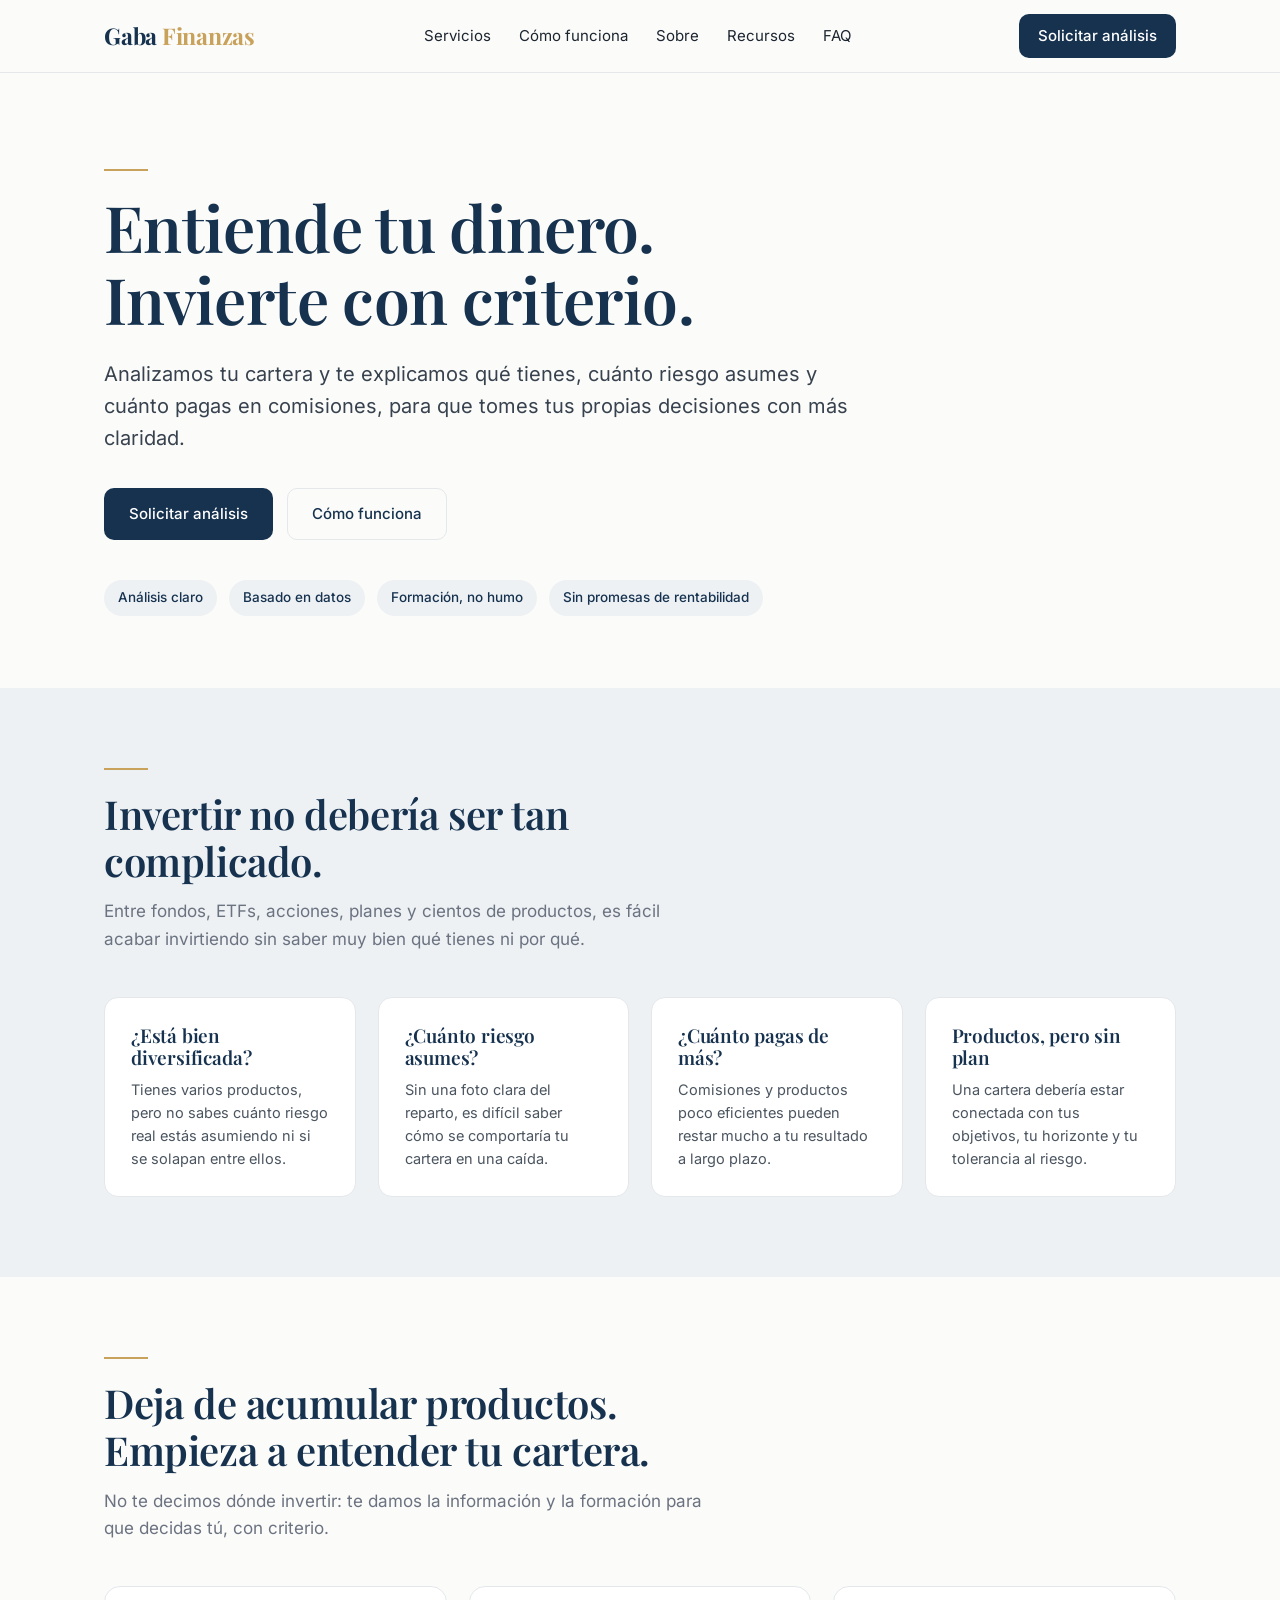
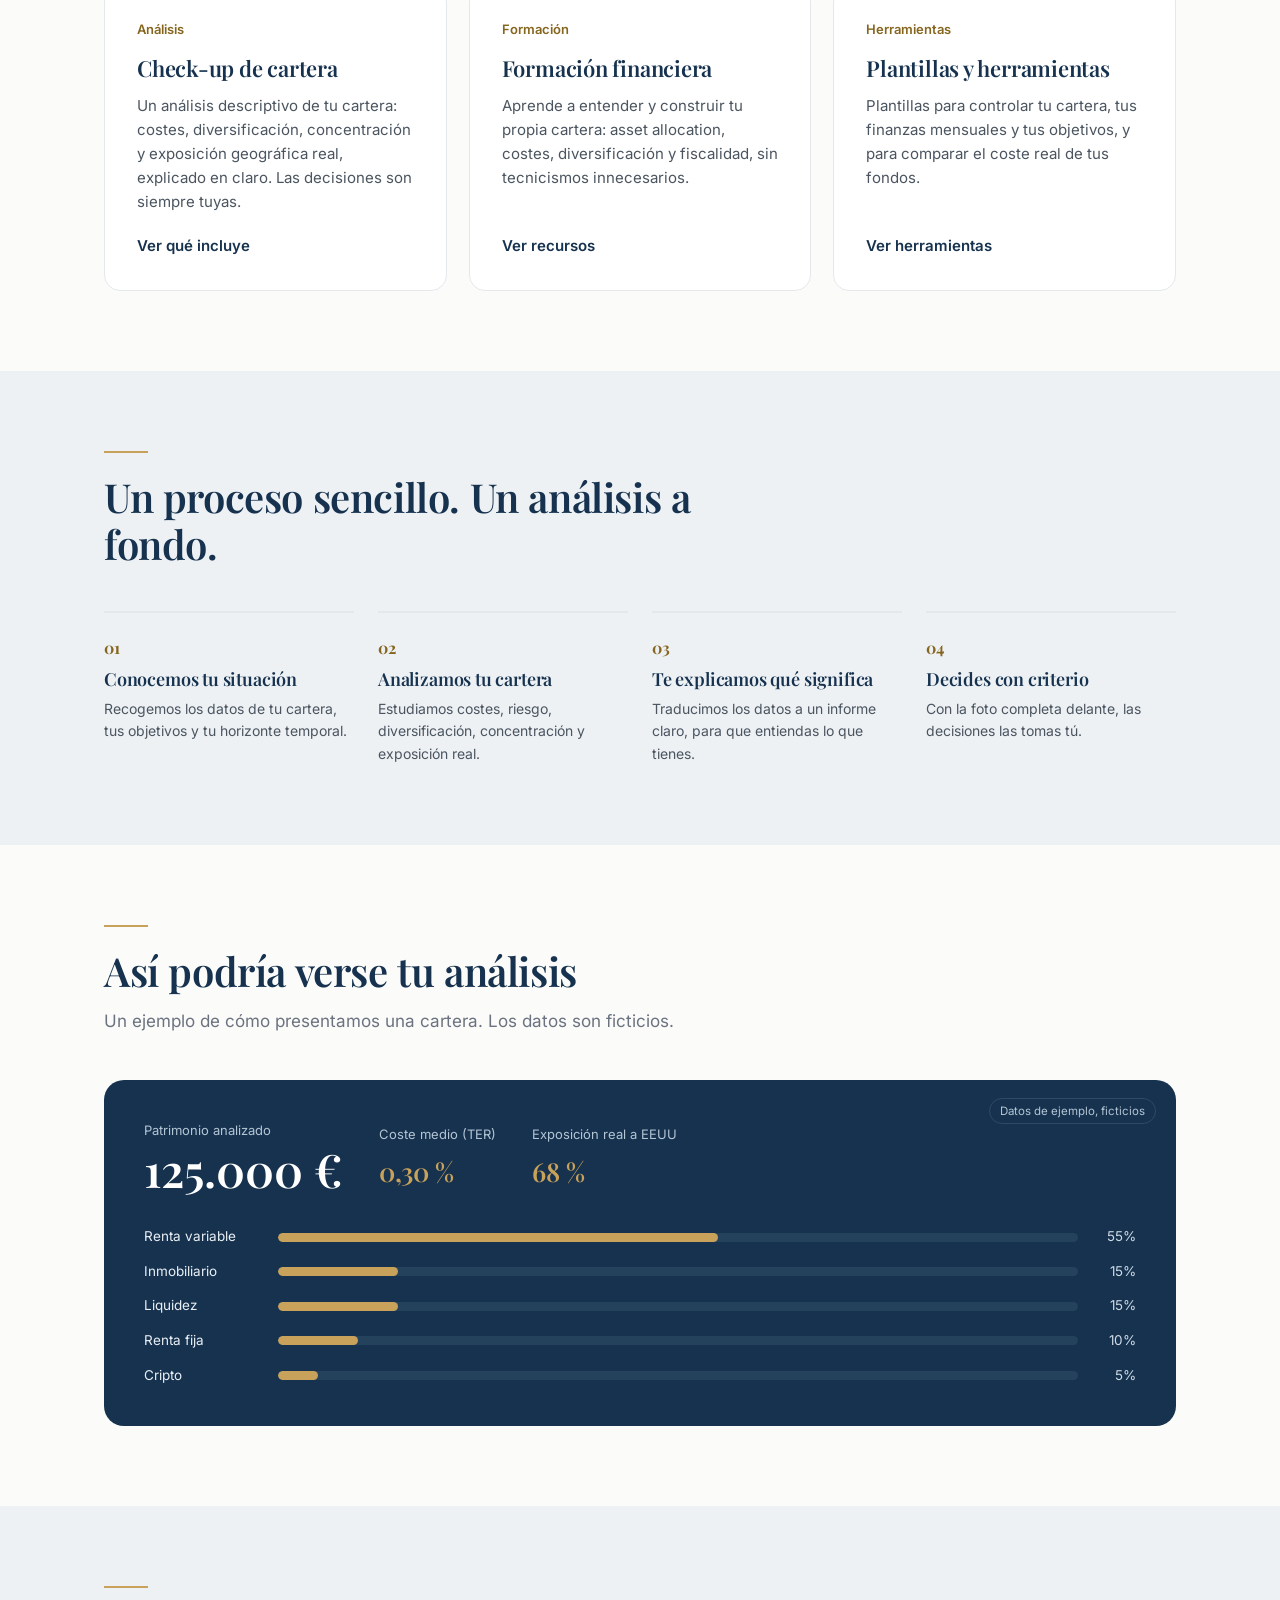
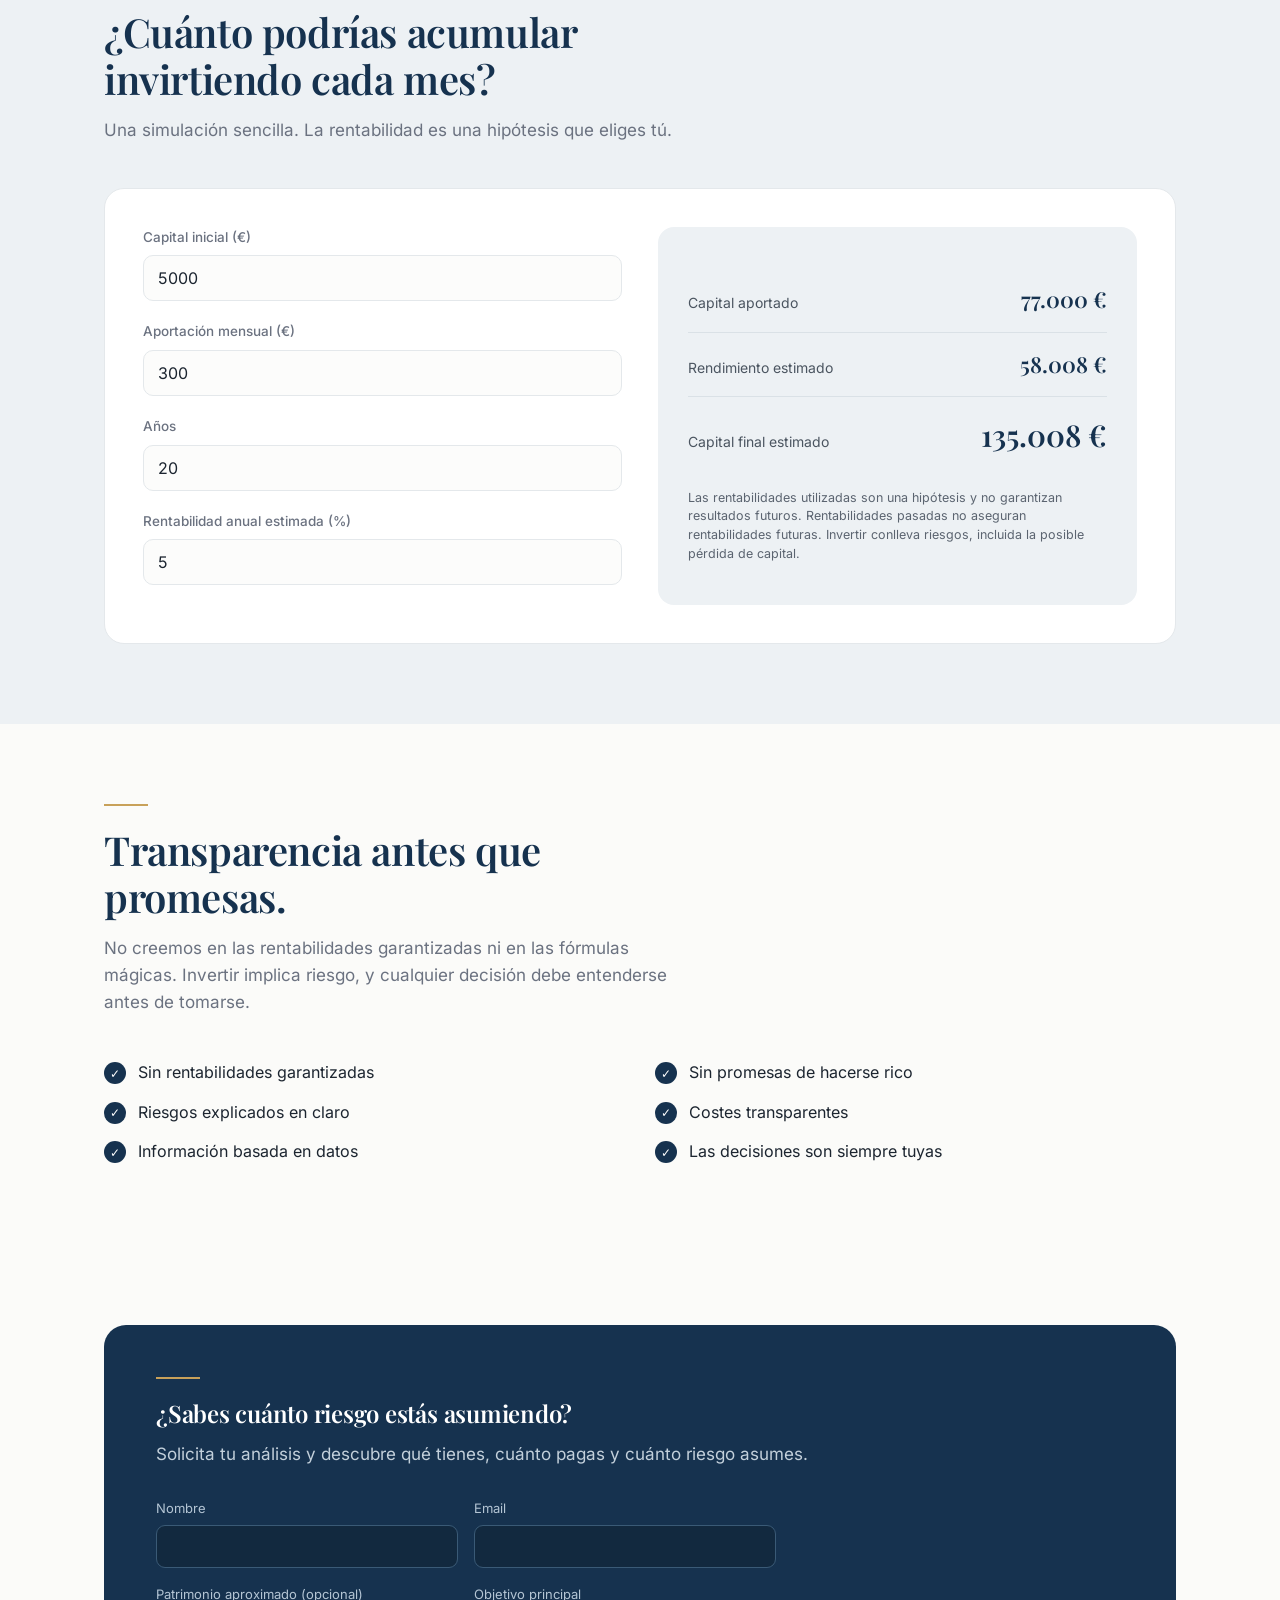
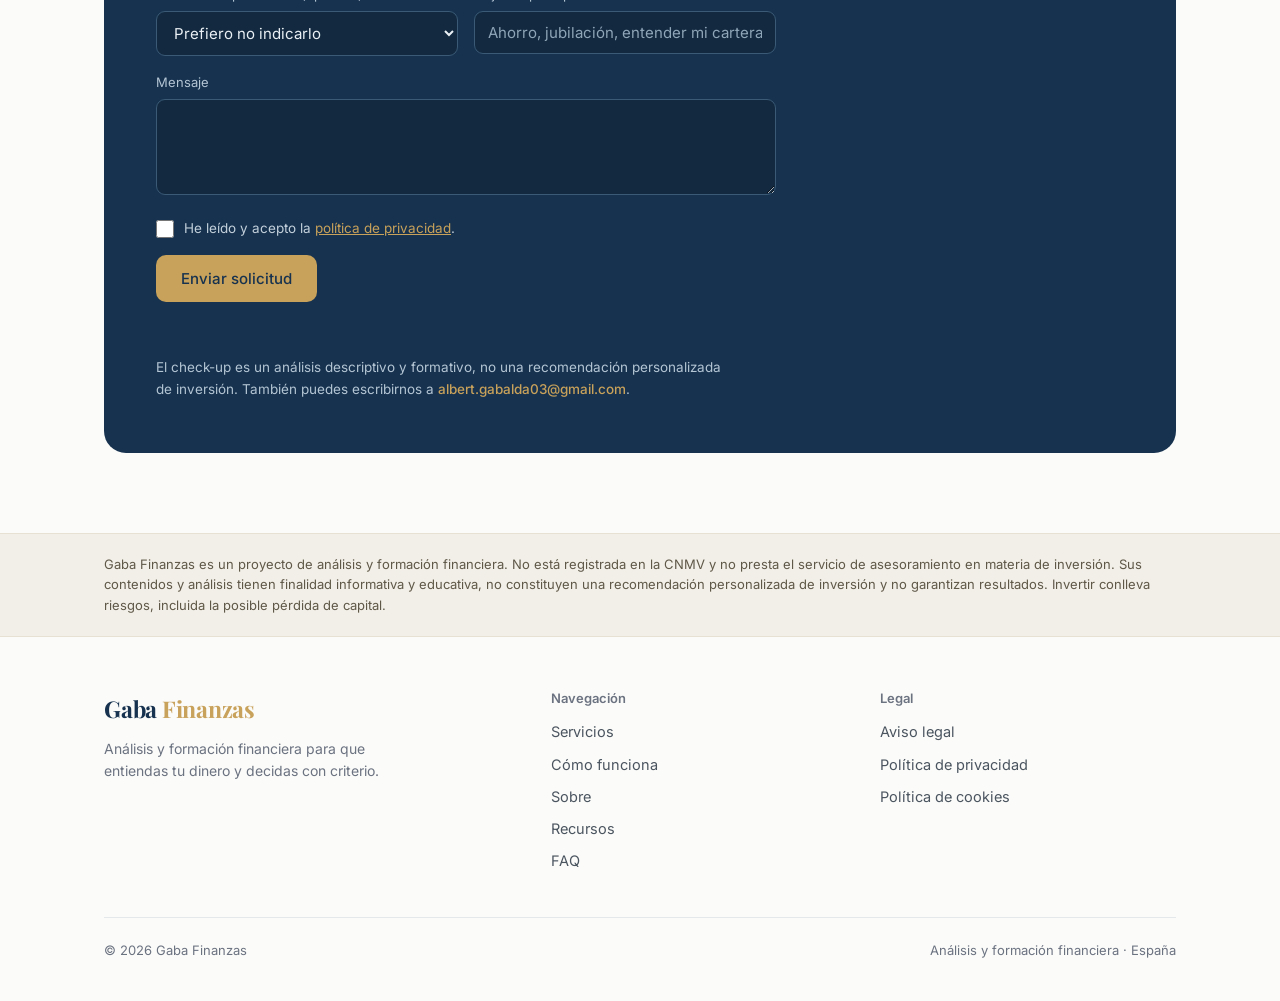
<file: index.html>
<!DOCTYPE html>
<html lang="es">
<head>
<meta charset="UTF-8">
<meta name="viewport" content="width=device-width, initial-scale=1.0">
<title>Gaba Finanzas | Análisis y formación financiera</title>
<meta name="description" content="Analiza tus inversiones, entiende la estructura de tu cartera y toma decisiones con más criterio. Análisis claro y formación financiera basada en datos.">
<link rel="canonical" href="https://www.gabafinanzas.com/">
<meta property="og:type" content="website">
<meta property="og:site_name" content="Gaba Finanzas">
<meta property="og:locale" content="es_ES">
<meta property="og:url" content="https://www.gabafinanzas.com/">
<meta property="og:title" content="Gaba Finanzas | Análisis y formación financiera">
<meta property="og:description" content="Entiende tu cartera: costes, diversificación, riesgo y exposición, explicado en claro. Formación financiera basada en datos.">
<meta property="og:image" content="https://www.gabafinanzas.com/assets/img/og-image.png">
<meta property="og:image:width" content="1200">
<meta property="og:image:height" content="630">
<meta name="twitter:card" content="summary_large_image">
<meta name="theme-color" content="#16324F">
<link rel="icon" href="favicon.ico" sizes="32x32">
<link rel="icon" href="assets/img/favicon.svg" type="image/svg+xml">
<link rel="apple-touch-icon" href="assets/img/apple-touch-icon.png">
<link rel="preload" href="assets/fonts/inter-latin-wght-normal.woff2" as="font" type="font/woff2" crossorigin>
<link rel="preload" href="assets/fonts/playfair-display-latin-wght-normal.woff2" as="font" type="font/woff2" crossorigin>
<link rel="stylesheet" href="assets/css/site.css">
<script>document.documentElement.className+=' js'</script>
<script type="application/ld+json">{"@context": "https://schema.org", "@graph": [{"@type": "WebSite", "@id": "https://www.gabafinanzas.com/#website", "url": "https://www.gabafinanzas.com/", "name": "Gaba Finanzas", "description": "Analiza tus inversiones, entiende la estructura de tu cartera y toma decisiones con más criterio. Análisis claro y formación financiera basada en datos.", "inLanguage": "es-ES", "publisher": {"@id": "https://www.gabafinanzas.com/#org"}}, {"@type": "Organization", "@id": "https://www.gabafinanzas.com/#org", "name": "Gaba Finanzas", "url": "https://www.gabafinanzas.com/", "logo": "https://www.gabafinanzas.com/assets/img/icon-512.png", "founder": {"@type": "Person", "name": "Albert Gabaldà Rodríguez", "url": "https://www.gabafinanzas.com/sobre.html"}}]}</script>
</head>
<body class="home">
<a class="skip" href="#contenido">Saltar al contenido</a>
<header id="hdr">
  <div class="wrap nav">
    <a class="logo" href="index.html" aria-label="Gaba Finanzas, inicio"><b>Gaba</b> <span>Finanzas</span></a>
    <nav class="navlinks" aria-label="Principal">
      <a href="servicios.html">Servicios</a>
      <a href="#como-funciona">Cómo funciona</a>
      <a href="sobre.html">Sobre</a>
      <a href="recursos.html">Recursos</a>
      <a href="faq.html">FAQ</a>
    </nav>
    <a class="btn btn-primary" href="#contacto">Solicitar análisis</a>
    <button class="hamb" id="hamb" type="button" aria-label="Abrir menú" aria-expanded="false" aria-controls="mobile">
      <span></span><span></span><span></span>
    </button>
  </div>
  <nav class="mobile" id="mobile" aria-label="Menú móvil">
    <a href="servicios.html">Servicios</a>
    <a href="#como-funciona">Cómo funciona</a>
    <a href="sobre.html">Sobre</a>
    <a href="recursos.html">Recursos</a>
    <a href="faq.html">FAQ</a>
    <a class="cta" href="#contacto">Solicitar análisis</a>
  </nav>
</header>

<main id="contenido">
<!-- HERO -->
  <section class="hero" id="inicio">
    <div class="wrap">
      <hr class="rule">
      <h1>Entiende tu dinero. Invierte con criterio.</h1>
      <p class="lead">Analizamos tu cartera y te explicamos qué tienes, cuánto riesgo asumes y cuánto pagas en comisiones, para que tomes tus propias decisiones con más claridad.</p>
      <div class="hero-btns">
        <a class="btn btn-primary" href="#contacto">Solicitar análisis</a>
        <a class="btn btn-ghost" href="#como-funciona">Cómo funciona</a>
      </div>
      <ul class="trust">
        <li>Análisis claro</li>
        <li>Basado en datos</li>
        <li>Formación, no humo</li>
        <li>Sin promesas de rentabilidad</li>
      </ul>
    </div>
  </section>

  <!-- PROBLEMA -->
  <section class="band" id="problema">
    <div class="wrap">
      <div class="sec-head reveal">
        <hr class="rule">
        <h2>Invertir no debería ser tan complicado.</h2>
        <p>Entre fondos, ETFs, acciones, planes y cientos de productos, es fácil acabar invirtiendo sin saber muy bien qué tienes ni por qué.</p>
      </div>
      <div class="grid cols-4">
        <div class="card reveal"><h3>¿Está bien diversificada?</h3><p>Tienes varios productos, pero no sabes cuánto riesgo real estás asumiendo ni si se solapan entre ellos.</p></div>
        <div class="card reveal"><h3>¿Cuánto riesgo asumes?</h3><p>Sin una foto clara del reparto, es difícil saber cómo se comportaría tu cartera en una caída.</p></div>
        <div class="card reveal"><h3>¿Cuánto pagas de más?</h3><p>Comisiones y productos poco eficientes pueden restar mucho a tu resultado a largo plazo.</p></div>
        <div class="card reveal"><h3>Productos, pero sin plan</h3><p>Una cartera debería estar conectada con tus objetivos, tu horizonte y tu tolerancia al riesgo.</p></div>
      </div>
    </div>
  </section>

  <!-- SERVICIOS -->
  <section id="servicios">
    <div class="wrap">
      <div class="sec-head reveal">
        <hr class="rule">
        <h2>Deja de acumular productos. Empieza a entender tu cartera.</h2>
        <p>No te decimos dónde invertir: te damos la información y la formación para que decidas tú, con criterio.</p>
      </div>
      <div class="grid cols-3">
        <div class="svc reveal">
          <span class="tag">Análisis</span>
          <h3>Check-up de cartera</h3>
          <p>Un análisis descriptivo de tu cartera: costes, diversificación, concentración y exposición geográfica real, explicado en claro. Las decisiones son siempre tuyas.</p>
          <a href="servicios.html">Ver qué incluye</a>
        </div>
        <div class="svc reveal">
          <span class="tag">Formación</span>
          <h3>Formación financiera</h3>
          <p>Aprende a entender y construir tu propia cartera: asset allocation, costes, diversificación y fiscalidad, sin tecnicismos innecesarios.</p>
          <a href="recursos.html">Ver recursos</a>
        </div>
        <div class="svc reveal">
          <span class="tag">Herramientas</span>
          <h3>Plantillas y herramientas</h3>
          <p>Plantillas para controlar tu cartera, tus finanzas mensuales y tus objetivos, y para comparar el coste real de tus fondos.</p>
          <a href="recursos.html">Ver herramientas</a>
        </div>
      </div>
    </div>
  </section>

  <!-- COMO FUNCIONA -->
  <section class="band" id="como-funciona">
    <div class="wrap">
      <div class="sec-head reveal">
        <hr class="rule">
        <h2>Un proceso sencillo. Un análisis a fondo.</h2>
      </div>
      <div class="steps">
        <div class="step reveal"><div class="n">01</div><h3>Conocemos tu situación</h3><p>Recogemos los datos de tu cartera, tus objetivos y tu horizonte temporal.</p></div>
        <div class="step reveal"><div class="n">02</div><h3>Analizamos tu cartera</h3><p>Estudiamos costes, riesgo, diversificación, concentración y exposición real.</p></div>
        <div class="step reveal"><div class="n">03</div><h3>Te explicamos qué significa</h3><p>Traducimos los datos a un informe claro, para que entiendas lo que tienes.</p></div>
        <div class="step reveal"><div class="n">04</div><h3>Decides con criterio</h3><p>Con la foto completa delante, las decisiones las tomas tú.</p></div>
      </div>
    </div>
  </section>

  <!-- EJEMPLO -->
  <section id="ejemplo">
    <div class="wrap">
      <div class="sec-head reveal">
        <hr class="rule">
        <h2>Así podría verse tu análisis</h2>
        <p>Un ejemplo de cómo presentamos una cartera. Los datos son ficticios.</p>
      </div>
      <div class="dash reveal" id="dash">
        <span class="ficticio">Datos de ejemplo, ficticios</span>
        <div class="dash-top">
          <div>
            <div class="dash-label">Patrimonio analizado</div>
            <div class="dash-big">125.000&nbsp;€</div>
          </div>
          <div class="dash-metric">
            <div class="dash-label">Coste medio (TER)</div>
            <div class="v">0,30&nbsp;%</div>
          </div>
          <div class="dash-metric">
            <div class="dash-label">Exposición real a EEUU</div>
            <div class="v">68&nbsp;%</div>
          </div>
        </div>
        <div class="alloc" id="alloc">
          <div class="alloc-row"><span>Renta variable</span><div class="bar"><i style="width:55%"></i></div><span class="pct">55%</span></div>
          <div class="alloc-row"><span>Inmobiliario</span><div class="bar"><i style="width:15%"></i></div><span class="pct">15%</span></div>
          <div class="alloc-row"><span>Liquidez</span><div class="bar"><i style="width:15%"></i></div><span class="pct">15%</span></div>
          <div class="alloc-row"><span>Renta fija</span><div class="bar"><i style="width:10%"></i></div><span class="pct">10%</span></div>
          <div class="alloc-row"><span>Cripto</span><div class="bar"><i style="width:5%"></i></div><span class="pct">5%</span></div>
        </div>
      </div>
    </div>
  </section>

  <!-- CALCULADORA -->
  <section class="band" id="calculadora">
    <div class="wrap">
      <div class="sec-head reveal">
        <hr class="rule">
        <h2>¿Cuánto podrías acumular invirtiendo cada mes?</h2>
        <p>Una simulación sencilla. La rentabilidad es una hipótesis que eliges tú.</p>
      </div>
      <div class="calc reveal">
        <div>
          <div class="field"><label for="ci">Capital inicial (€)</label><input id="ci" type="number" inputmode="decimal" value="5000" min="0" step="100"></div>
          <div class="field"><label for="ap">Aportación mensual (€)</label><input id="ap" type="number" inputmode="decimal" value="300" min="0" step="10"></div>
          <div class="field"><label for="an">Años</label><input id="an" type="number" inputmode="numeric" value="20" min="1" max="60"></div>
          <div class="field"><label for="re">Rentabilidad anual estimada (%)</label><input id="re" type="number" inputmode="decimal" value="5" min="-50" max="50" step="0.1"></div>
        </div>
        <div class="calc-out" aria-live="polite">
          <div class="out-row"><span class="lbl">Capital aportado</span><span class="val" id="o-ap">—</span></div>
          <div class="out-row"><span class="lbl">Rendimiento estimado</span><span class="val" id="o-re">—</span></div>
          <div class="out-row total"><span class="lbl">Capital final estimado</span><span class="val" id="o-to">—</span></div>
          <p class="warn">Las rentabilidades utilizadas son una hipótesis y no garantizan resultados futuros. Rentabilidades pasadas no aseguran rentabilidades futuras. Invertir conlleva riesgos, incluida la posible pérdida de capital.</p>
        </div>
      </div>
    </div>
  </section>

  <!-- TRANSPARENCIA -->
  <section id="transparencia">
    <div class="wrap">
      <div class="sec-head reveal">
        <hr class="rule">
        <h2>Transparencia antes que promesas.</h2>
        <p>No creemos en las rentabilidades garantizadas ni en las fórmulas mágicas. Invertir implica riesgo, y cualquier decisión debe entenderse antes de tomarse.</p>
      </div>
      <ul class="trans-list reveal">
        <li><span class="check" aria-hidden="true">✓</span> Sin rentabilidades garantizadas</li>
        <li><span class="check" aria-hidden="true">✓</span> Sin promesas de hacerse rico</li>
        <li><span class="check" aria-hidden="true">✓</span> Riesgos explicados en claro</li>
        <li><span class="check" aria-hidden="true">✓</span> Costes transparentes</li>
        <li><span class="check" aria-hidden="true">✓</span> Información basada en datos</li>
        <li><span class="check" aria-hidden="true">✓</span> Las decisiones son siempre tuyas</li>
      </ul>
    </div>
  </section>

  <!-- CONTACTO -->
  <section id="contacto">
    <div class="wrap">
      <div class="contact reveal">
        <hr class="rule">
        <h2>¿Sabes cuánto riesgo estás asumiendo?</h2>
        <p class="lead">Solicita tu análisis y descubre qué tienes, cuánto pagas y cuánto riesgo asumes.</p>
        <form class="form" id="contact-form" method="post" action="#contacto">
          <div><label for="f-nom">Nombre</label><input id="f-nom" name="nombre" autocomplete="name" required></div>
          <div><label for="f-mail">Email</label><input id="f-mail" name="email" type="email" autocomplete="email" required></div>
          <div><label for="f-pat">Patrimonio aproximado (opcional)</label>
            <select id="f-pat" name="patrimonio">
              <option>Prefiero no indicarlo</option>
              <option>Menos de 25.000 €</option>
              <option>25.000 – 100.000 €</option>
              <option>100.000 – 300.000 €</option>
              <option>Más de 300.000 €</option>
            </select>
          </div>
          <div><label for="f-obj">Objetivo principal</label><input id="f-obj" name="objetivo" placeholder="Ahorro, jubilación, entender mi cartera…"></div>
          <div class="full"><label for="f-msg">Mensaje</label><textarea id="f-msg" name="mensaje"></textarea></div>
          <div class="hp" aria-hidden="true"><label for="f-web">No rellenar</label><input id="f-web" name="_gotcha" tabindex="-1" autocomplete="off"></div>
          <label class="full consent" for="f-ok"><input id="f-ok" name="consentimiento" type="checkbox" value="sí" required>
            <span>He leído y acepto la <a href="privacidad.html">política de privacidad</a>.</span></label>
          <div class="full"><button class="btn btn-gold" type="submit">Enviar solicitud</button></div>
          <p class="full form-status" id="form-status" role="status" aria-live="polite"></p>
        </form>
        <p class="aside">El check-up es un análisis descriptivo y formativo, no una recomendación personalizada de inversión. También puedes escribirnos a <a id="mail-link" href="aviso-legal.html">nuestro correo</a>.</p>
        <!-- PENDIENTE: enlace a Instagram cuando exista el perfil definitivo. -->
      </div>
    </div>
  </section>
</main>

<div class="disclaimer">
  <div class="wrap"><p>Gaba Finanzas es un proyecto de análisis y formación financiera. No está registrada en la CNMV y no presta el servicio de asesoramiento en materia de inversión. Sus contenidos y análisis tienen finalidad informativa y educativa, no constituyen una recomendación personalizada de inversión y no garantizan resultados. Invertir conlleva riesgos, incluida la posible pérdida de capital.</p></div>
</div>

<footer>
  <div class="wrap">
    <div class="foot">
      <div class="brand">
        <a class="logo" href="index.html"><b>Gaba</b> <span>Finanzas</span></a>
        <p>Análisis y formación financiera para que entiendas tu dinero y decidas con criterio.</p>
      </div>
      <nav aria-label="Pie: navegación">
        <h2>Navegación</h2>
        <a href="servicios.html">Servicios</a>
        <a href="#como-funciona">Cómo funciona</a>
        <a href="sobre.html">Sobre</a>
        <a href="recursos.html">Recursos</a>
        <a href="faq.html">FAQ</a>
      </nav>
      <nav aria-label="Pie: legal">
        <h2>Legal</h2>
        <a href="aviso-legal.html">Aviso legal</a>
        <a href="privacidad.html">Política de privacidad</a>
        <a href="cookies.html">Política de cookies</a>
        <button class="linklike" type="button" data-cookie-settings>Configurar cookies</button>
      </nav>
    </div>
    <div class="foot-bottom">
      <span>© 2026 Gaba Finanzas</span>
      <span>Análisis y formación financiera · España</span>
    </div>
  </div>
</footer>

<script src="assets/js/site.js" defer></script>
</body>
</html>
</file>
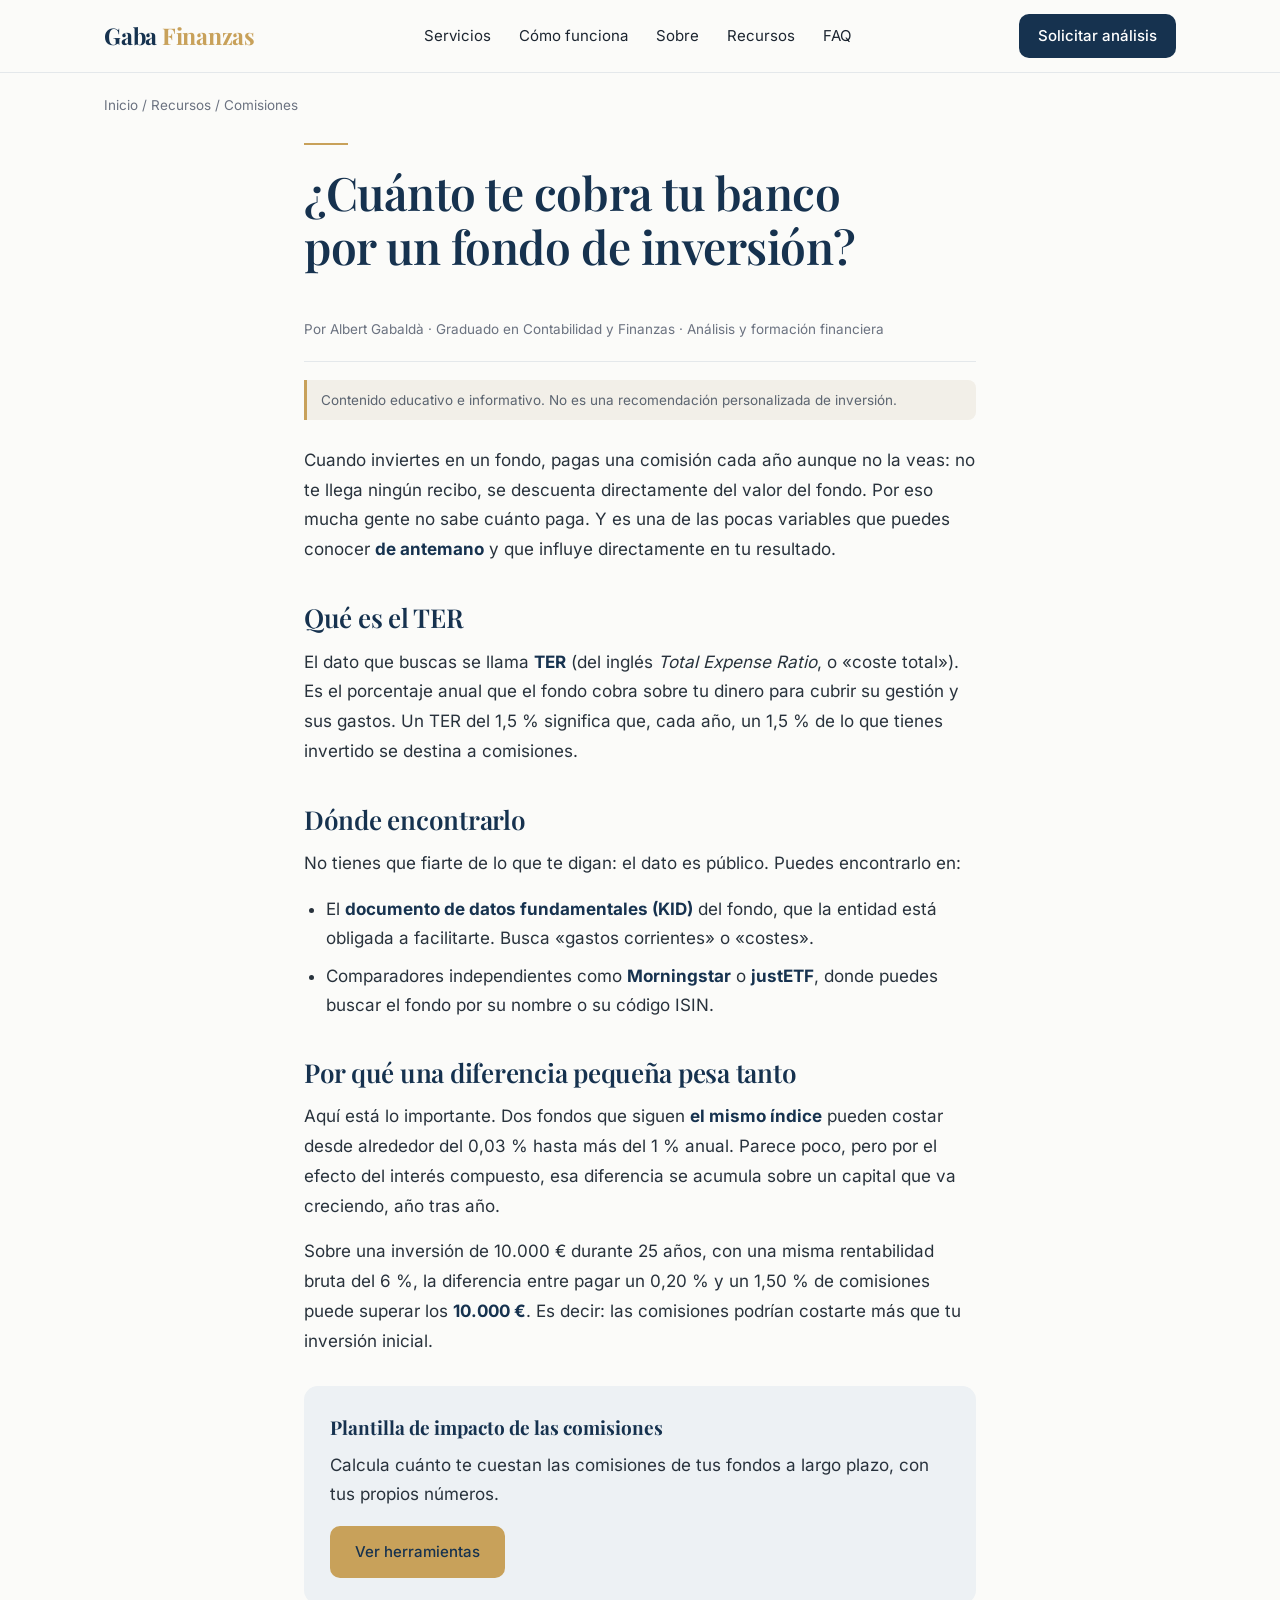
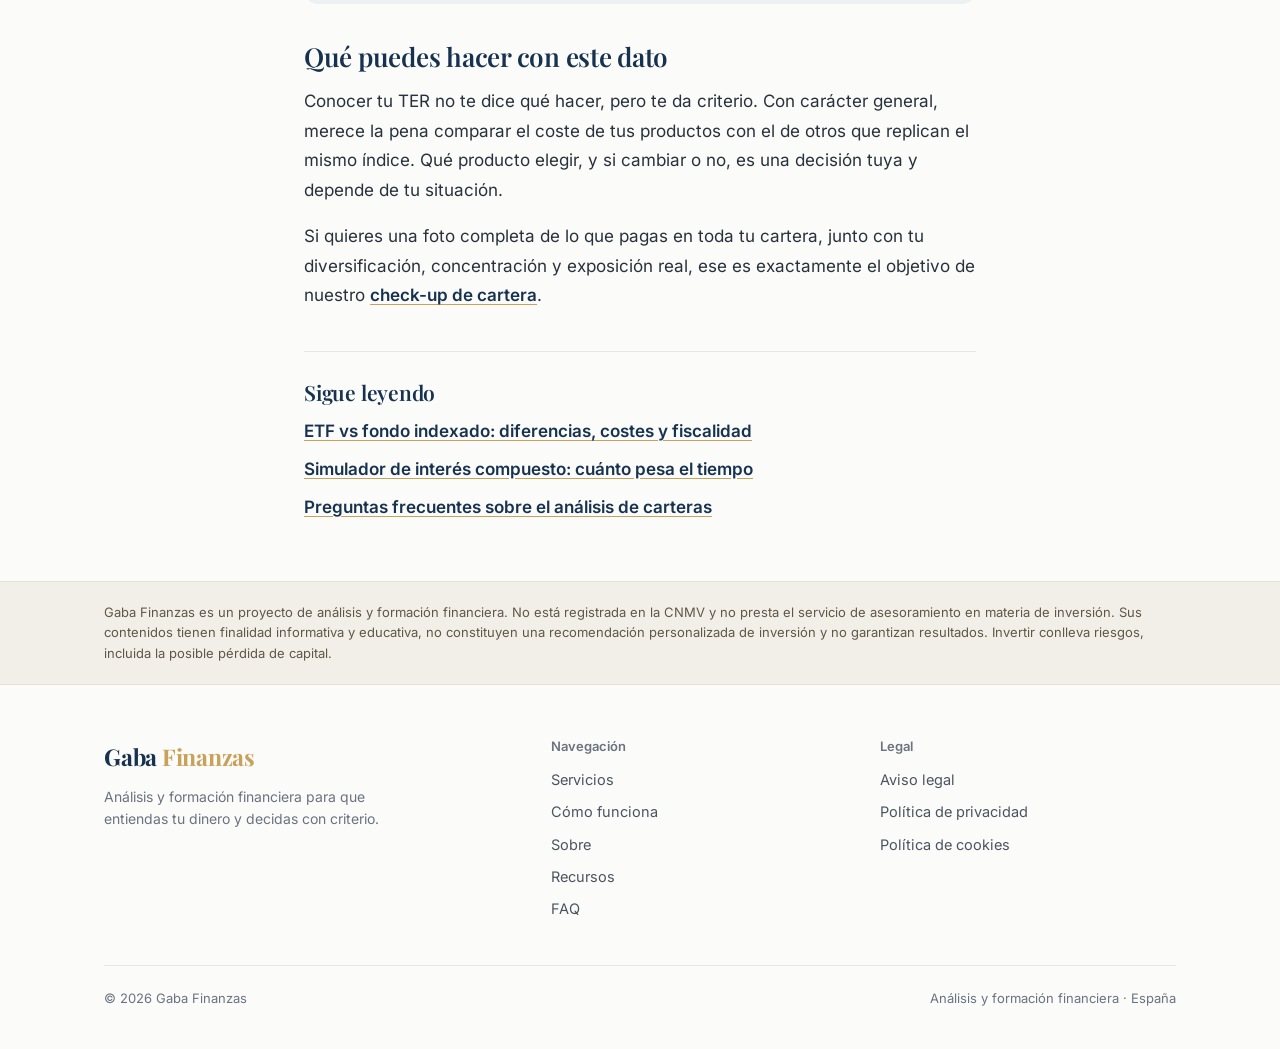
<file: articulo-comisiones-fondos.html>
<!DOCTYPE html>
<html lang="es">
<head>
<meta charset="UTF-8">
<meta name="viewport" content="width=device-width, initial-scale=1.0">
<title>¿Cuánto te cobra tu banco por un fondo de inversión? | Gaba Finanzas</title>
<meta name="description" content="Aprende a encontrar la comisión (TER) que pagas por tu fondo de inversión y por qué una diferencia pequeña en comisiones puede costarte miles de euros a largo plazo.">
<link rel="canonical" href="https://www.gabafinanzas.com/articulo-comisiones-fondos.html">
<meta property="og:type" content="article">
<meta property="og:site_name" content="Gaba Finanzas">
<meta property="og:locale" content="es_ES">
<meta property="og:url" content="https://www.gabafinanzas.com/articulo-comisiones-fondos.html">
<meta property="og:title" content="¿Cuánto te cobra tu banco por un fondo de inversión?">
<meta property="og:description" content="Cómo saber el TER que pagas y por qué las comisiones pesan tanto a largo plazo.">
<meta property="og:image" content="https://www.gabafinanzas.com/assets/img/og-image.png">
<meta property="og:image:width" content="1200">
<meta property="og:image:height" content="630">
<meta name="twitter:card" content="summary_large_image">
<meta name="theme-color" content="#16324F">
<link rel="icon" href="favicon.ico" sizes="32x32">
<link rel="icon" href="assets/img/favicon.svg" type="image/svg+xml">
<link rel="apple-touch-icon" href="assets/img/apple-touch-icon.png">
<link rel="preload" href="assets/fonts/inter-latin-wght-normal.woff2" as="font" type="font/woff2" crossorigin>
<link rel="preload" href="assets/fonts/playfair-display-latin-wght-normal.woff2" as="font" type="font/woff2" crossorigin>
<link rel="stylesheet" href="assets/css/site.css">
<script>document.documentElement.className+=' js'</script>
<script type="application/ld+json">{"@context": "https://schema.org", "@type": "Article", "headline": "¿Cuánto te cobra tu banco por un fondo de inversión?", "author": {"@type": "Person", "name": "Albert Gabaldà Rodríguez", "url": "https://www.gabafinanzas.com/sobre.html"}, "publisher": {"@type": "Organization", "name": "Gaba Finanzas", "url": "https://www.gabafinanzas.com/", "logo": {"@type": "ImageObject", "url": "https://www.gabafinanzas.com/assets/img/icon-512.png"}}, "description": "Cómo encontrar la comisión (TER) de tu fondo y por qué importa a largo plazo.", "inLanguage": "es", "mainEntityOfPage": "https://www.gabafinanzas.com/articulo-comisiones-fondos.html", "image": "https://www.gabafinanzas.com/assets/img/og-image.png"}</script>
<script type="application/ld+json">{"@context": "https://schema.org", "@type": "BreadcrumbList", "itemListElement": [{"@type": "ListItem", "position": 1, "name": "Inicio", "item": "https://www.gabafinanzas.com/"}, {"@type": "ListItem", "position": 2, "name": "Recursos", "item": "https://www.gabafinanzas.com/recursos.html"}, {"@type": "ListItem", "position": 3, "name": "Comisiones", "item": "https://www.gabafinanzas.com/articulo-comisiones-fondos.html"}]}</script>
</head>
<body>
<a class="skip" href="#contenido">Saltar al contenido</a>
<header id="hdr">
  <div class="wrap nav">
    <a class="logo" href="index.html" aria-label="Gaba Finanzas, inicio"><b>Gaba</b> <span>Finanzas</span></a>
    <nav class="navlinks" aria-label="Principal">
      <a href="servicios.html">Servicios</a>
      <a href="index.html#como-funciona">Cómo funciona</a>
      <a href="sobre.html">Sobre</a>
      <a href="recursos.html">Recursos</a>
      <a href="faq.html">FAQ</a>
    </nav>
    <a class="btn btn-primary" href="index.html#contacto">Solicitar análisis</a>
    <button class="hamb" id="hamb" type="button" aria-label="Abrir menú" aria-expanded="false" aria-controls="mobile">
      <span></span><span></span><span></span>
    </button>
  </div>
  <nav class="mobile" id="mobile" aria-label="Menú móvil">
    <a href="servicios.html">Servicios</a>
    <a href="index.html#como-funciona">Cómo funciona</a>
    <a href="sobre.html">Sobre</a>
    <a href="recursos.html">Recursos</a>
    <a href="faq.html">FAQ</a>
    <a class="cta" href="index.html#contacto">Solicitar análisis</a>
  </nav>
</header>

<main id="contenido">
<div class="wrap"><div class="crumb"><a href="index.html">Inicio</a> / <a href="recursos.html">Recursos</a> / Comisiones</div></div>
<div class="wrap narrow page-head"><hr class="rule"><h1>¿Cuánto te cobra tu banco por un fondo de inversión?</h1></div>
<div class="wrap narrow"><article class="post">
<div class="meta">Por Albert Gabaldà · Graduado en Contabilidad y Finanzas · Análisis y formación financiera</div>
<p class="edu-note">Contenido educativo e informativo. No es una recomendación personalizada de inversión.</p>
<p>Cuando inviertes en un fondo, pagas una comisión cada año aunque no la veas: no te llega ningún recibo, se descuenta directamente del valor del fondo. Por eso mucha gente no sabe cuánto paga. Y es una de las pocas variables que puedes conocer <strong>de antemano</strong> y que influye directamente en tu resultado.</p>
<h2>Qué es el TER</h2>
<p>El dato que buscas se llama <strong>TER</strong> (del inglés <em>Total Expense Ratio</em>, o «coste total»). Es el porcentaje anual que el fondo cobra sobre tu dinero para cubrir su gestión y sus gastos. Un TER del 1,5 % significa que, cada año, un 1,5 % de lo que tienes invertido se destina a comisiones.</p>
<h2>Dónde encontrarlo</h2>
<p>No tienes que fiarte de lo que te digan: el dato es público. Puedes encontrarlo en:</p>
<ul>
<li>El <strong>documento de datos fundamentales (KID)</strong> del fondo, que la entidad está obligada a facilitarte. Busca «gastos corrientes» o «costes».</li>
<li>Comparadores independientes como <strong>Morningstar</strong> o <strong>justETF</strong>, donde puedes buscar el fondo por su nombre o su código ISIN.</li>
</ul>
<h2>Por qué una diferencia pequeña pesa tanto</h2>
<p>Aquí está lo importante. Dos fondos que siguen <strong>el mismo índice</strong> pueden costar desde alrededor del 0,03 % hasta más del 1 % anual. Parece poco, pero por el efecto del interés compuesto, esa diferencia se acumula sobre un capital que va creciendo, año tras año.</p>
<p>Sobre una inversión de 10.000 € durante 25 años, con una misma rentabilidad bruta del 6 %, la diferencia entre pagar un 0,20 % y un 1,50 % de comisiones puede superar los <strong>10.000 €</strong>. Es decir: las comisiones podrían costarte más que tu inversión inicial.</p>
<div class="lead-box"><h4>Plantilla de impacto de las comisiones</h4><p>Calcula cuánto te cuestan las comisiones de tus fondos a largo plazo, con tus propios números.</p><a class="btn btn-gold" href="recursos.html">Ver herramientas</a></div>
<h2>Qué puedes hacer con este dato</h2>
<p>Conocer tu TER no te dice qué hacer, pero te da criterio. Con carácter general, merece la pena comparar el coste de tus productos con el de otros que replican el mismo índice. Qué producto elegir, y si cambiar o no, es una decisión tuya y depende de tu situación.</p>
<p>Si quieres una foto completa de lo que pagas en toda tu cartera, junto con tu diversificación, concentración y exposición real, ese es exactamente el objetivo de nuestro <a href="servicios.html" class="link">check-up de cartera</a>.</p>
<aside class="related" aria-label="Sigue leyendo"><h2>Sigue leyendo</h2><ul>
<li><a class="link" href="articulo-etf-vs-fondo.html">ETF vs fondo indexado: diferencias, costes y fiscalidad</a></li>
<li><a class="link" href="index.html#calculadora">Simulador de interés compuesto: cuánto pesa el tiempo</a></li>
<li><a class="link" href="faq.html">Preguntas frecuentes sobre el análisis de carteras</a></li>
</ul></aside>
</article></div>
</main>

<div class="disclaimer">
  <div class="wrap"><p>Gaba Finanzas es un proyecto de análisis y formación financiera. No está registrada en la CNMV y no presta el servicio de asesoramiento en materia de inversión. Sus contenidos tienen finalidad informativa y educativa, no constituyen una recomendación personalizada de inversión y no garantizan resultados. Invertir conlleva riesgos, incluida la posible pérdida de capital.</p></div>
</div>

<footer>
  <div class="wrap">
    <div class="foot">
      <div class="brand">
        <a class="logo" href="index.html"><b>Gaba</b> <span>Finanzas</span></a>
        <p>Análisis y formación financiera para que entiendas tu dinero y decidas con criterio.</p>
      </div>
      <nav aria-label="Pie: navegación">
        <h2>Navegación</h2>
        <a href="servicios.html">Servicios</a>
        <a href="index.html#como-funciona">Cómo funciona</a>
        <a href="sobre.html">Sobre</a>
        <a href="recursos.html">Recursos</a>
        <a href="faq.html">FAQ</a>
      </nav>
      <nav aria-label="Pie: legal">
        <h2>Legal</h2>
        <a href="aviso-legal.html">Aviso legal</a>
        <a href="privacidad.html">Política de privacidad</a>
        <a href="cookies.html">Política de cookies</a>
        <button class="linklike" type="button" data-cookie-settings>Configurar cookies</button>
      </nav>
    </div>
    <div class="foot-bottom">
      <span>© 2026 Gaba Finanzas</span>
      <span>Análisis y formación financiera · España</span>
    </div>
  </div>
</footer>

<script src="assets/js/site.js" defer></script>
</body>
</html>
</file>
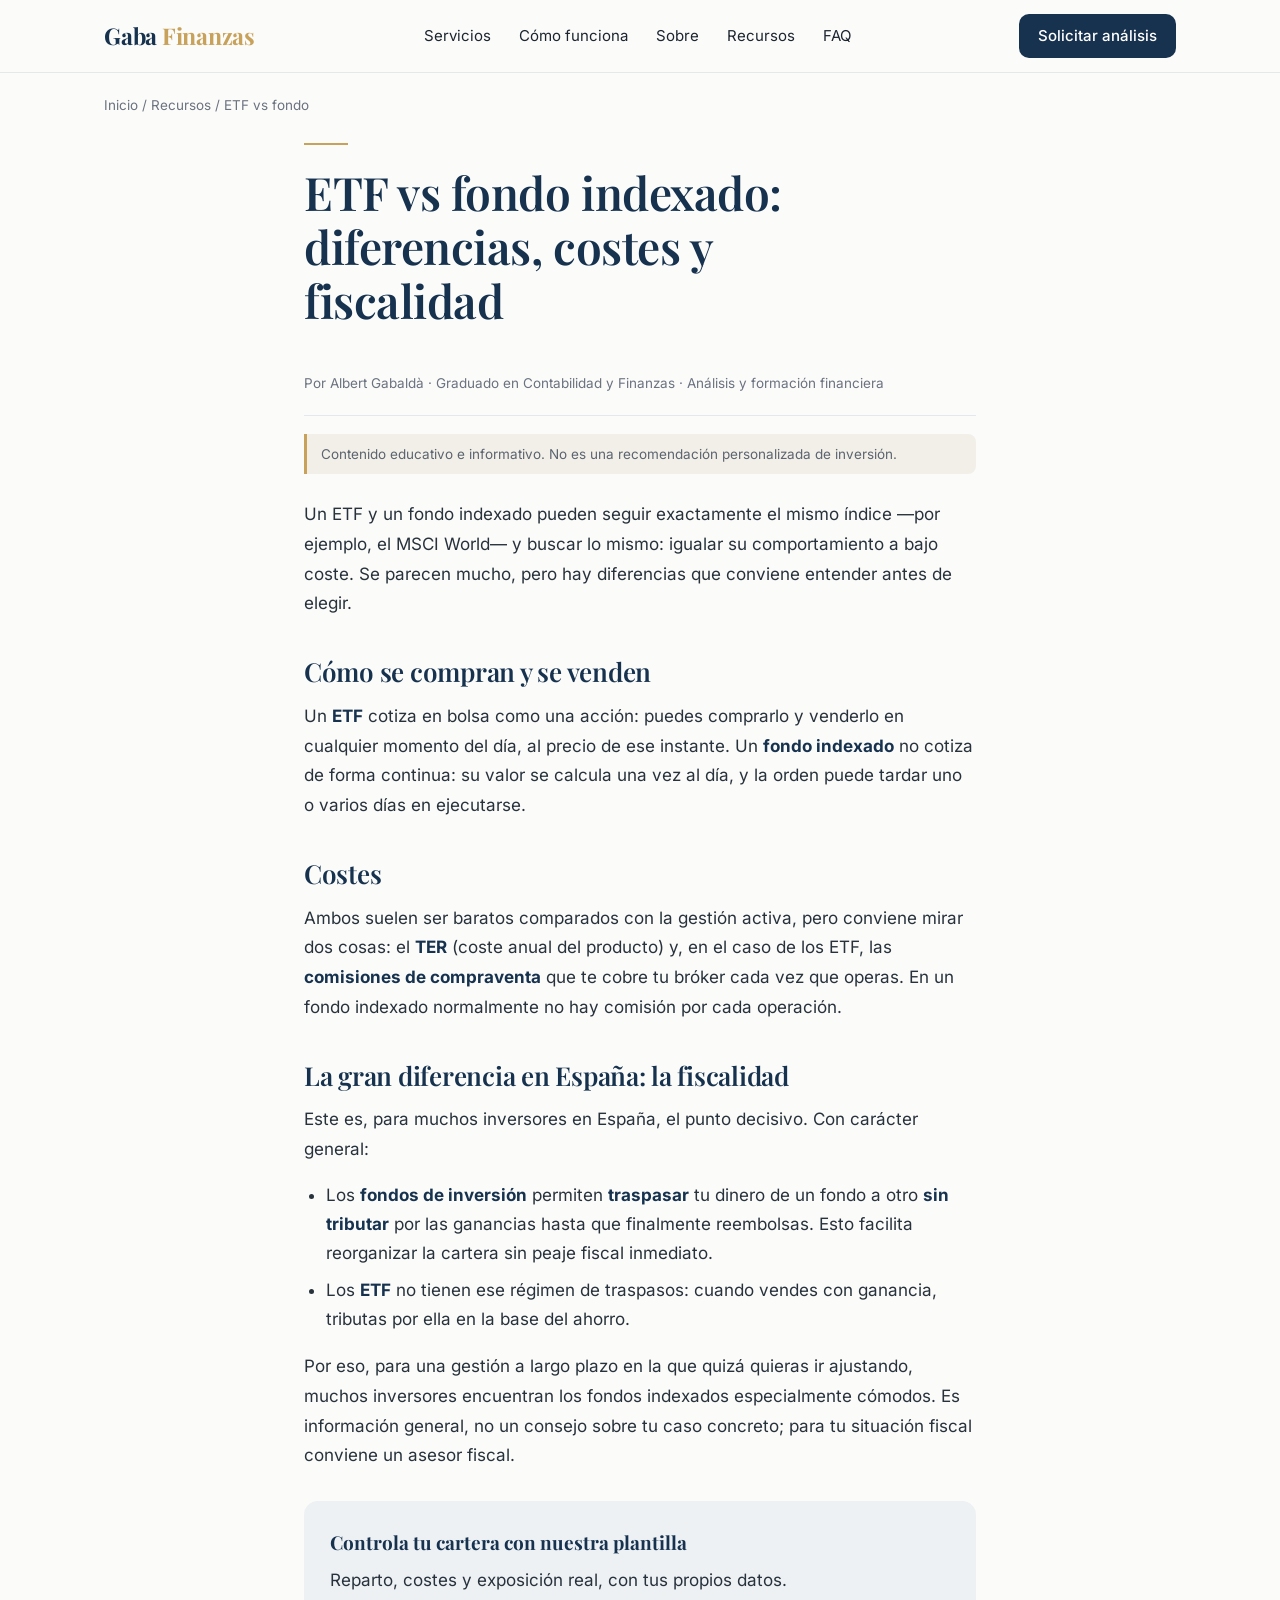
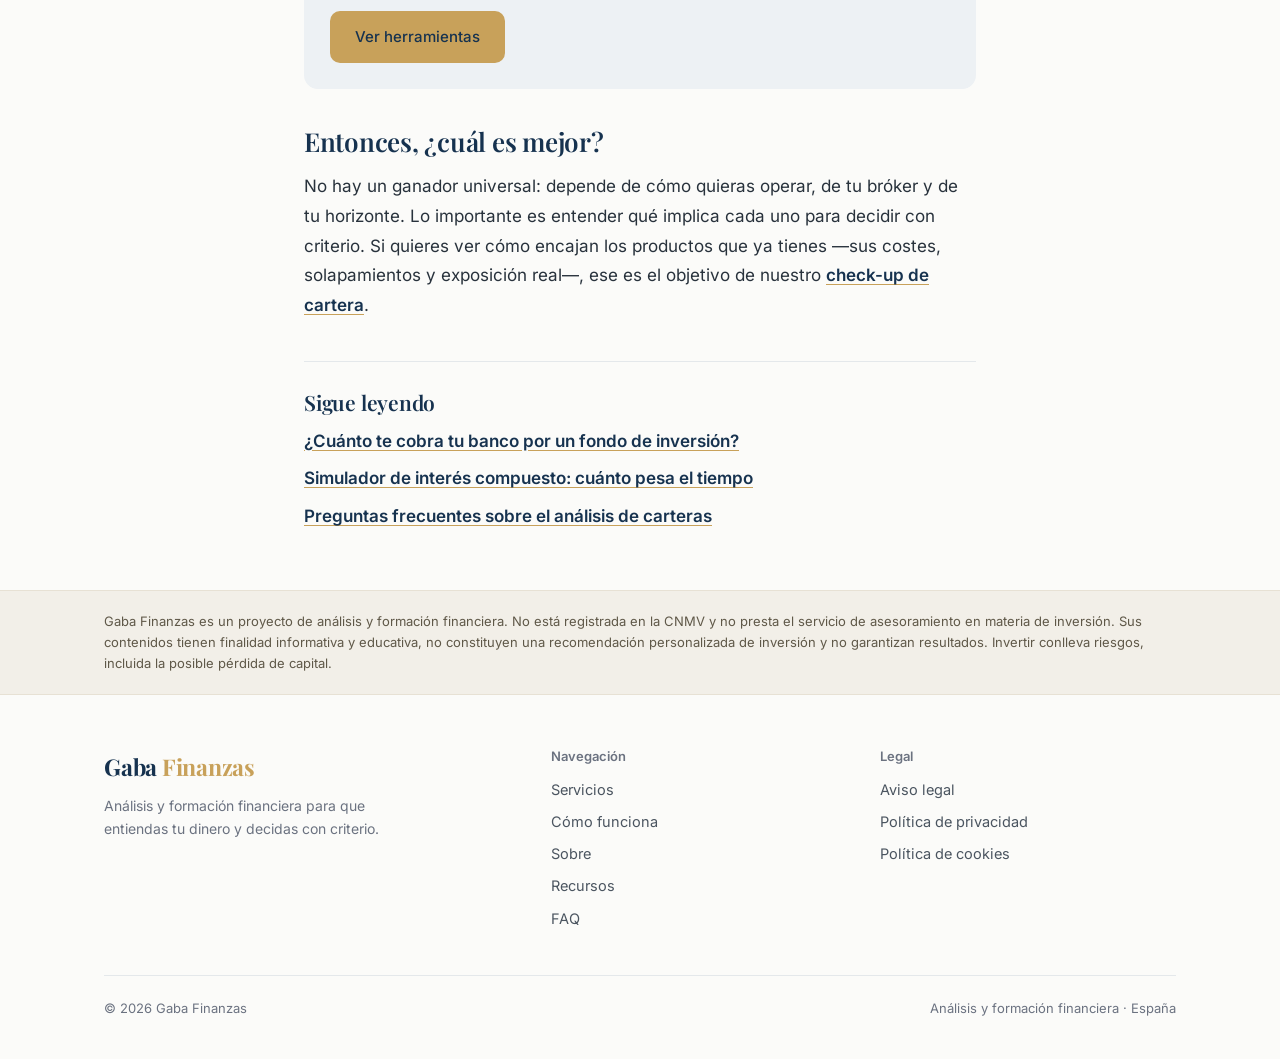
<file: articulo-etf-vs-fondo.html>
<!DOCTYPE html>
<html lang="es">
<head>
<meta charset="UTF-8">
<meta name="viewport" content="width=device-width, initial-scale=1.0">
<title>ETF vs fondo indexado: diferencias, costes y fiscalidad | Gaba Finanzas</title>
<meta name="description" content="ETF y fondo indexado se parecen pero no son iguales. Diferencias en costes, forma de comprar y, sobre todo, fiscalidad en España: traspasos sin tributar.">
<link rel="canonical" href="https://www.gabafinanzas.com/articulo-etf-vs-fondo.html">
<meta property="og:type" content="article">
<meta property="og:site_name" content="Gaba Finanzas">
<meta property="og:locale" content="es_ES">
<meta property="og:url" content="https://www.gabafinanzas.com/articulo-etf-vs-fondo.html">
<meta property="og:title" content="ETF vs fondo indexado: diferencias, costes y fiscalidad">
<meta property="og:description" content="ETF y fondo indexado se parecen pero no son iguales. Diferencias en costes, forma de comprar y, sobre todo, fiscalidad en España: traspasos sin tributar.">
<meta property="og:image" content="https://www.gabafinanzas.com/assets/img/og-image.png">
<meta property="og:image:width" content="1200">
<meta property="og:image:height" content="630">
<meta name="twitter:card" content="summary_large_image">
<meta name="theme-color" content="#16324F">
<link rel="icon" href="favicon.ico" sizes="32x32">
<link rel="icon" href="assets/img/favicon.svg" type="image/svg+xml">
<link rel="apple-touch-icon" href="assets/img/apple-touch-icon.png">
<link rel="preload" href="assets/fonts/inter-latin-wght-normal.woff2" as="font" type="font/woff2" crossorigin>
<link rel="preload" href="assets/fonts/playfair-display-latin-wght-normal.woff2" as="font" type="font/woff2" crossorigin>
<link rel="stylesheet" href="assets/css/site.css">
<script>document.documentElement.className+=' js'</script>
<script type="application/ld+json">{"@context": "https://schema.org", "@type": "Article", "headline": "ETF vs fondo indexado: diferencias, costes y fiscalidad", "author": {"@type": "Person", "name": "Albert Gabaldà Rodríguez", "url": "https://www.gabafinanzas.com/sobre.html"}, "publisher": {"@type": "Organization", "name": "Gaba Finanzas", "url": "https://www.gabafinanzas.com/", "logo": {"@type": "ImageObject", "url": "https://www.gabafinanzas.com/assets/img/icon-512.png"}}, "inLanguage": "es", "description": "ETF y fondo indexado se parecen pero no son iguales. Diferencias en costes, forma de comprar y, sobre todo, fiscalidad en España: traspasos sin tributar.", "mainEntityOfPage": "https://www.gabafinanzas.com/articulo-etf-vs-fondo.html", "image": "https://www.gabafinanzas.com/assets/img/og-image.png"}</script>
<script type="application/ld+json">{"@context": "https://schema.org", "@type": "BreadcrumbList", "itemListElement": [{"@type": "ListItem", "position": 1, "name": "Inicio", "item": "https://www.gabafinanzas.com/"}, {"@type": "ListItem", "position": 2, "name": "Recursos", "item": "https://www.gabafinanzas.com/recursos.html"}, {"@type": "ListItem", "position": 3, "name": "ETF vs fondo", "item": "https://www.gabafinanzas.com/articulo-etf-vs-fondo.html"}]}</script>
</head>
<body>
<a class="skip" href="#contenido">Saltar al contenido</a>
<header id="hdr">
  <div class="wrap nav">
    <a class="logo" href="index.html" aria-label="Gaba Finanzas, inicio"><b>Gaba</b> <span>Finanzas</span></a>
    <nav class="navlinks" aria-label="Principal">
      <a href="servicios.html">Servicios</a>
      <a href="index.html#como-funciona">Cómo funciona</a>
      <a href="sobre.html">Sobre</a>
      <a href="recursos.html">Recursos</a>
      <a href="faq.html">FAQ</a>
    </nav>
    <a class="btn btn-primary" href="index.html#contacto">Solicitar análisis</a>
    <button class="hamb" id="hamb" type="button" aria-label="Abrir menú" aria-expanded="false" aria-controls="mobile">
      <span></span><span></span><span></span>
    </button>
  </div>
  <nav class="mobile" id="mobile" aria-label="Menú móvil">
    <a href="servicios.html">Servicios</a>
    <a href="index.html#como-funciona">Cómo funciona</a>
    <a href="sobre.html">Sobre</a>
    <a href="recursos.html">Recursos</a>
    <a href="faq.html">FAQ</a>
    <a class="cta" href="index.html#contacto">Solicitar análisis</a>
  </nav>
</header>

<main id="contenido">
<div class="wrap"><div class="crumb"><a href="index.html">Inicio</a> / <a href="recursos.html">Recursos</a> / ETF vs fondo</div></div>
<div class="wrap narrow page-head"><hr class="rule"><h1>ETF vs fondo indexado: diferencias, costes y fiscalidad</h1></div>
<div class="wrap narrow"><article class="post">
<div class="meta">Por Albert Gabaldà · Graduado en Contabilidad y Finanzas · Análisis y formación financiera</div>
<p class="edu-note">Contenido educativo e informativo. No es una recomendación personalizada de inversión.</p>
<p>Un ETF y un fondo indexado pueden seguir exactamente el mismo índice —por ejemplo, el MSCI World— y buscar lo mismo: igualar su comportamiento a bajo coste. Se parecen mucho, pero hay diferencias que conviene entender antes de elegir.</p>
<h2>Cómo se compran y se venden</h2>
<p>Un <strong>ETF</strong> cotiza en bolsa como una acción: puedes comprarlo y venderlo en cualquier momento del día, al precio de ese instante. Un <strong>fondo indexado</strong> no cotiza de forma continua: su valor se calcula una vez al día, y la orden puede tardar uno o varios días en ejecutarse.</p>
<h2>Costes</h2>
<p>Ambos suelen ser baratos comparados con la gestión activa, pero conviene mirar dos cosas: el <strong>TER</strong> (coste anual del producto) y, en el caso de los ETF, las <strong>comisiones de compraventa</strong> que te cobre tu bróker cada vez que operas. En un fondo indexado normalmente no hay comisión por cada operación.</p>
<h2>La gran diferencia en España: la fiscalidad</h2>
<p>Este es, para muchos inversores en España, el punto decisivo. Con carácter general:</p>
<ul>
<li>Los <strong>fondos de inversión</strong> permiten <strong>traspasar</strong> tu dinero de un fondo a otro <strong>sin tributar</strong> por las ganancias hasta que finalmente reembolsas. Esto facilita reorganizar la cartera sin peaje fiscal inmediato.</li>
<li>Los <strong>ETF</strong> no tienen ese régimen de traspasos: cuando vendes con ganancia, tributas por ella en la base del ahorro.</li>
</ul>
<p>Por eso, para una gestión a largo plazo en la que quizá quieras ir ajustando, muchos inversores encuentran los fondos indexados especialmente cómodos. Es información general, no un consejo sobre tu caso concreto; para tu situación fiscal conviene un asesor fiscal.</p>
<div class="lead-box"><h4>Controla tu cartera con nuestra plantilla</h4><p>Reparto, costes y exposición real, con tus propios datos.</p><a class="btn btn-gold" href="recursos.html">Ver herramientas</a></div>
<h2>Entonces, ¿cuál es mejor?</h2>
<p>No hay un ganador universal: depende de cómo quieras operar, de tu bróker y de tu horizonte. Lo importante es entender qué implica cada uno para decidir con criterio. Si quieres ver cómo encajan los productos que ya tienes —sus costes, solapamientos y exposición real—, ese es el objetivo de nuestro <a href="servicios.html" class="link">check-up de cartera</a>.</p>
<aside class="related" aria-label="Sigue leyendo"><h2>Sigue leyendo</h2><ul>
<li><a class="link" href="articulo-comisiones-fondos.html">¿Cuánto te cobra tu banco por un fondo de inversión?</a></li>
<li><a class="link" href="index.html#calculadora">Simulador de interés compuesto: cuánto pesa el tiempo</a></li>
<li><a class="link" href="faq.html">Preguntas frecuentes sobre el análisis de carteras</a></li>
</ul></aside>
</article></div>
</main>

<div class="disclaimer">
  <div class="wrap"><p>Gaba Finanzas es un proyecto de análisis y formación financiera. No está registrada en la CNMV y no presta el servicio de asesoramiento en materia de inversión. Sus contenidos tienen finalidad informativa y educativa, no constituyen una recomendación personalizada de inversión y no garantizan resultados. Invertir conlleva riesgos, incluida la posible pérdida de capital.</p></div>
</div>

<footer>
  <div class="wrap">
    <div class="foot">
      <div class="brand">
        <a class="logo" href="index.html"><b>Gaba</b> <span>Finanzas</span></a>
        <p>Análisis y formación financiera para que entiendas tu dinero y decidas con criterio.</p>
      </div>
      <nav aria-label="Pie: navegación">
        <h2>Navegación</h2>
        <a href="servicios.html">Servicios</a>
        <a href="index.html#como-funciona">Cómo funciona</a>
        <a href="sobre.html">Sobre</a>
        <a href="recursos.html">Recursos</a>
        <a href="faq.html">FAQ</a>
      </nav>
      <nav aria-label="Pie: legal">
        <h2>Legal</h2>
        <a href="aviso-legal.html">Aviso legal</a>
        <a href="privacidad.html">Política de privacidad</a>
        <a href="cookies.html">Política de cookies</a>
        <button class="linklike" type="button" data-cookie-settings>Configurar cookies</button>
      </nav>
    </div>
    <div class="foot-bottom">
      <span>© 2026 Gaba Finanzas</span>
      <span>Análisis y formación financiera · España</span>
    </div>
  </div>
</footer>

<script src="assets/js/site.js" defer></script>
</body>
</html>
</file>
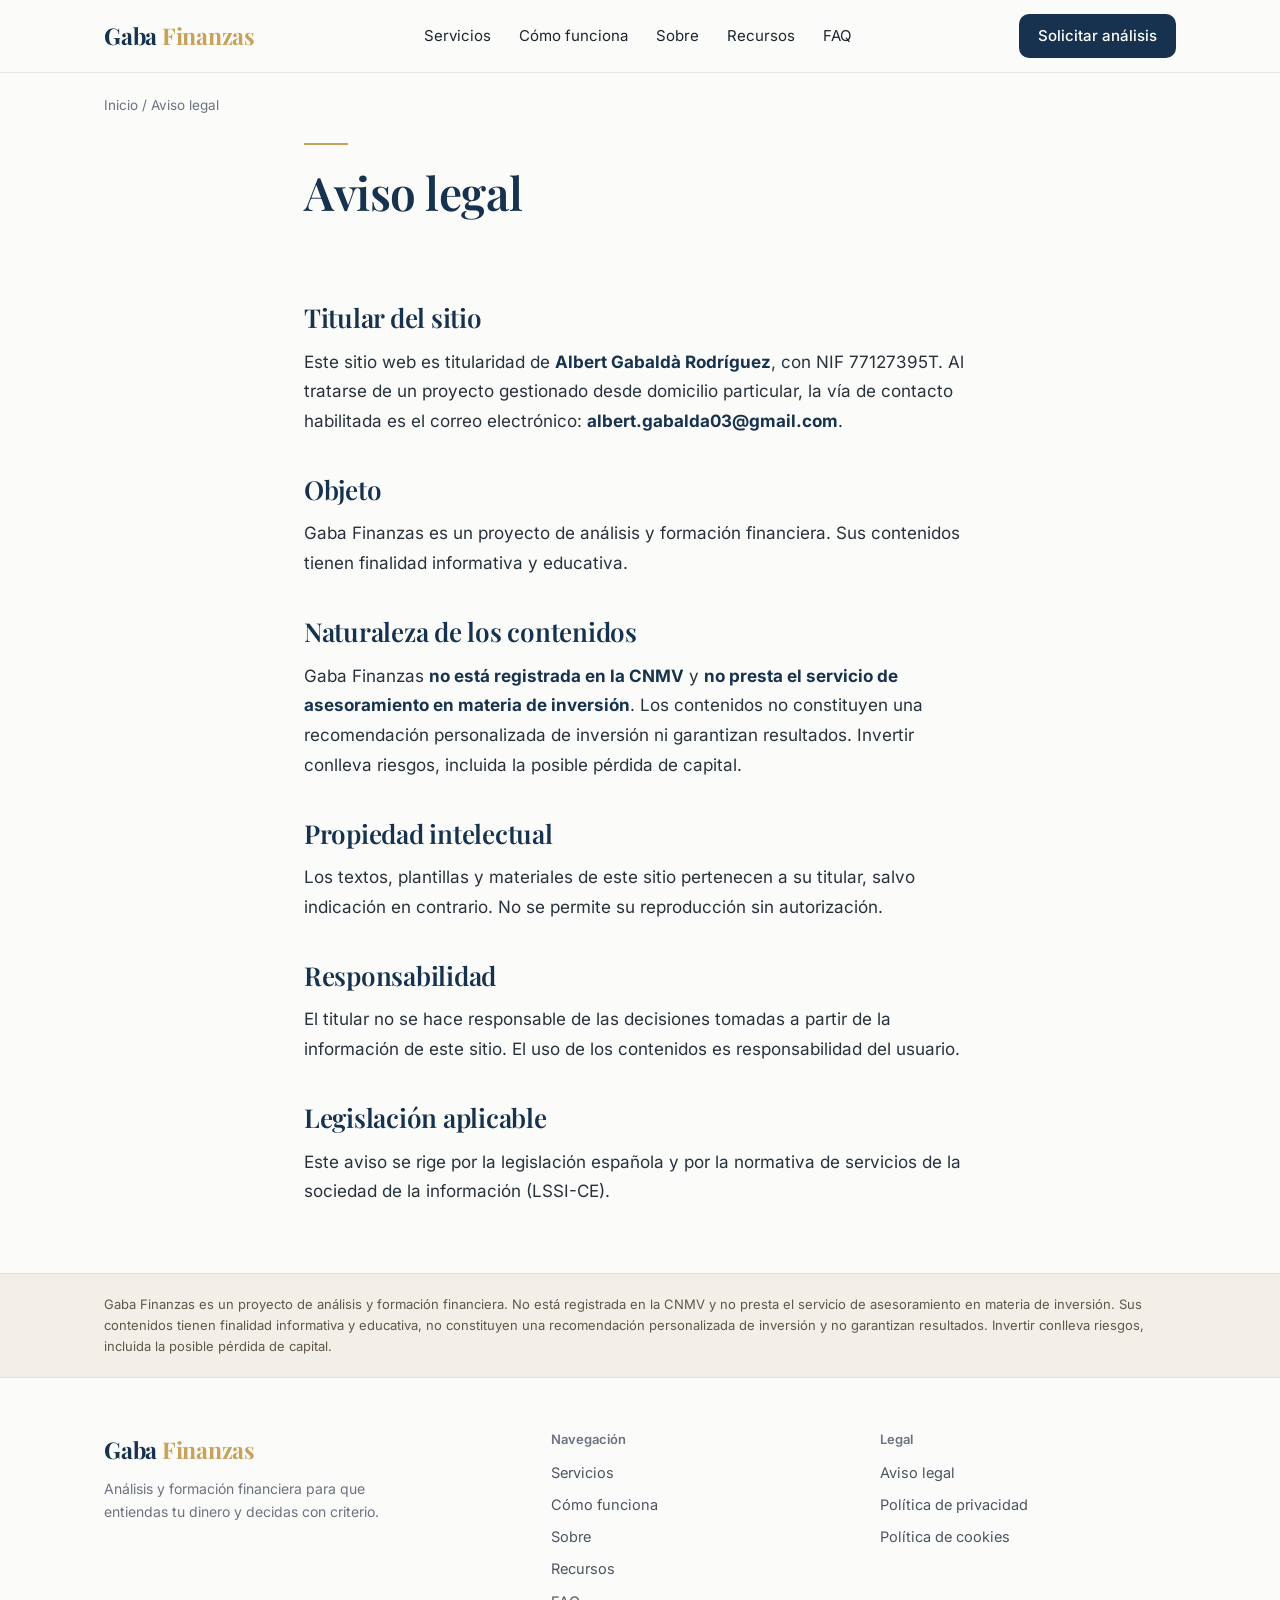
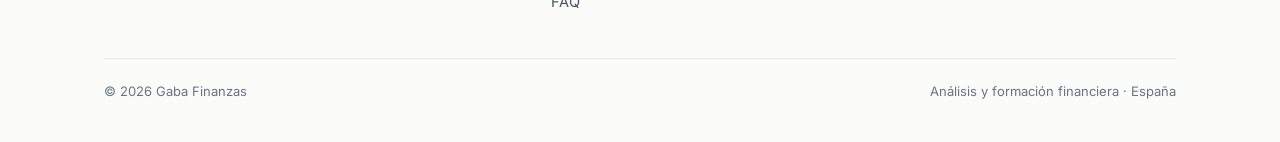
<file: aviso-legal.html>
<!DOCTYPE html>
<html lang="es">
<head>
<meta charset="UTF-8">
<meta name="viewport" content="width=device-width, initial-scale=1.0">
<title>Aviso legal | Gaba Finanzas</title>
<meta name="description" content="Aviso legal de Gaba Finanzas.">
<meta name="robots" content="noindex, follow">
<link rel="canonical" href="https://www.gabafinanzas.com/aviso-legal.html">
<meta property="og:type" content="website">
<meta property="og:site_name" content="Gaba Finanzas">
<meta property="og:locale" content="es_ES">
<meta property="og:url" content="https://www.gabafinanzas.com/aviso-legal.html">
<meta property="og:title" content="Aviso legal">
<meta property="og:description" content="Aviso legal de Gaba Finanzas.">
<meta property="og:image" content="https://www.gabafinanzas.com/assets/img/og-image.png">
<meta property="og:image:width" content="1200">
<meta property="og:image:height" content="630">
<meta name="twitter:card" content="summary_large_image">
<meta name="theme-color" content="#16324F">
<link rel="icon" href="favicon.ico" sizes="32x32">
<link rel="icon" href="assets/img/favicon.svg" type="image/svg+xml">
<link rel="apple-touch-icon" href="assets/img/apple-touch-icon.png">
<link rel="preload" href="assets/fonts/inter-latin-wght-normal.woff2" as="font" type="font/woff2" crossorigin>
<link rel="preload" href="assets/fonts/playfair-display-latin-wght-normal.woff2" as="font" type="font/woff2" crossorigin>
<link rel="stylesheet" href="assets/css/site.css">
<script>document.documentElement.className+=' js'</script>
</head>
<body>
<a class="skip" href="#contenido">Saltar al contenido</a>
<header id="hdr">
  <div class="wrap nav">
    <a class="logo" href="index.html" aria-label="Gaba Finanzas, inicio"><b>Gaba</b> <span>Finanzas</span></a>
    <nav class="navlinks" aria-label="Principal">
      <a href="servicios.html">Servicios</a>
      <a href="index.html#como-funciona">Cómo funciona</a>
      <a href="sobre.html">Sobre</a>
      <a href="recursos.html">Recursos</a>
      <a href="faq.html">FAQ</a>
    </nav>
    <a class="btn btn-primary" href="index.html#contacto">Solicitar análisis</a>
    <button class="hamb" id="hamb" type="button" aria-label="Abrir menú" aria-expanded="false" aria-controls="mobile">
      <span></span><span></span><span></span>
    </button>
  </div>
  <nav class="mobile" id="mobile" aria-label="Menú móvil">
    <a href="servicios.html">Servicios</a>
    <a href="index.html#como-funciona">Cómo funciona</a>
    <a href="sobre.html">Sobre</a>
    <a href="recursos.html">Recursos</a>
    <a href="faq.html">FAQ</a>
    <a class="cta" href="index.html#contacto">Solicitar análisis</a>
  </nav>
</header>

<main id="contenido">
<div class="wrap"><div class="crumb"><a href="index.html">Inicio</a> / Aviso legal</div></div>
<div class="wrap narrow page-head"><hr class="rule"><h1>Aviso legal</h1></div>
<div class="wrap narrow"><article class="post">
<!-- PENDIENTE: texto en borrador, sin validar. Validar con un generador de textos legales (p. ej. iubenda) o con el abogado. -->
<h2>Titular del sitio</h2><p>Este sitio web es titularidad de <strong>Albert Gabaldà Rodríguez</strong>, con NIF 77127395T. Al tratarse de un proyecto gestionado desde domicilio particular, la vía de contacto habilitada es el correo electrónico: <strong>albert.gabalda03@gmail.com</strong>.</p>
<h2>Objeto</h2><p>Gaba Finanzas es un proyecto de análisis y formación financiera. Sus contenidos tienen finalidad informativa y educativa.</p>
<h2>Naturaleza de los contenidos</h2><p>Gaba Finanzas <strong>no está registrada en la CNMV</strong> y <strong>no presta el servicio de asesoramiento en materia de inversión</strong>. Los contenidos no constituyen una recomendación personalizada de inversión ni garantizan resultados. Invertir conlleva riesgos, incluida la posible pérdida de capital.</p>
<h2>Propiedad intelectual</h2><p>Los textos, plantillas y materiales de este sitio pertenecen a su titular, salvo indicación en contrario. No se permite su reproducción sin autorización.</p>
<h2>Responsabilidad</h2><p>El titular no se hace responsable de las decisiones tomadas a partir de la información de este sitio. El uso de los contenidos es responsabilidad del usuario.</p>
<h2>Legislación aplicable</h2><p>Este aviso se rige por la legislación española y por la normativa de servicios de la sociedad de la información (LSSI-CE).</p>
</article></div>
</main>

<div class="disclaimer">
  <div class="wrap"><p>Gaba Finanzas es un proyecto de análisis y formación financiera. No está registrada en la CNMV y no presta el servicio de asesoramiento en materia de inversión. Sus contenidos tienen finalidad informativa y educativa, no constituyen una recomendación personalizada de inversión y no garantizan resultados. Invertir conlleva riesgos, incluida la posible pérdida de capital.</p></div>
</div>

<footer>
  <div class="wrap">
    <div class="foot">
      <div class="brand">
        <a class="logo" href="index.html"><b>Gaba</b> <span>Finanzas</span></a>
        <p>Análisis y formación financiera para que entiendas tu dinero y decidas con criterio.</p>
      </div>
      <nav aria-label="Pie: navegación">
        <h2>Navegación</h2>
        <a href="servicios.html">Servicios</a>
        <a href="index.html#como-funciona">Cómo funciona</a>
        <a href="sobre.html">Sobre</a>
        <a href="recursos.html">Recursos</a>
        <a href="faq.html">FAQ</a>
      </nav>
      <nav aria-label="Pie: legal">
        <h2>Legal</h2>
        <a href="aviso-legal.html">Aviso legal</a>
        <a href="privacidad.html">Política de privacidad</a>
        <a href="cookies.html">Política de cookies</a>
        <button class="linklike" type="button" data-cookie-settings>Configurar cookies</button>
      </nav>
    </div>
    <div class="foot-bottom">
      <span>© 2026 Gaba Finanzas</span>
      <span>Análisis y formación financiera · España</span>
    </div>
  </div>
</footer>

<script src="assets/js/site.js" defer></script>
</body>
</html>
</file>
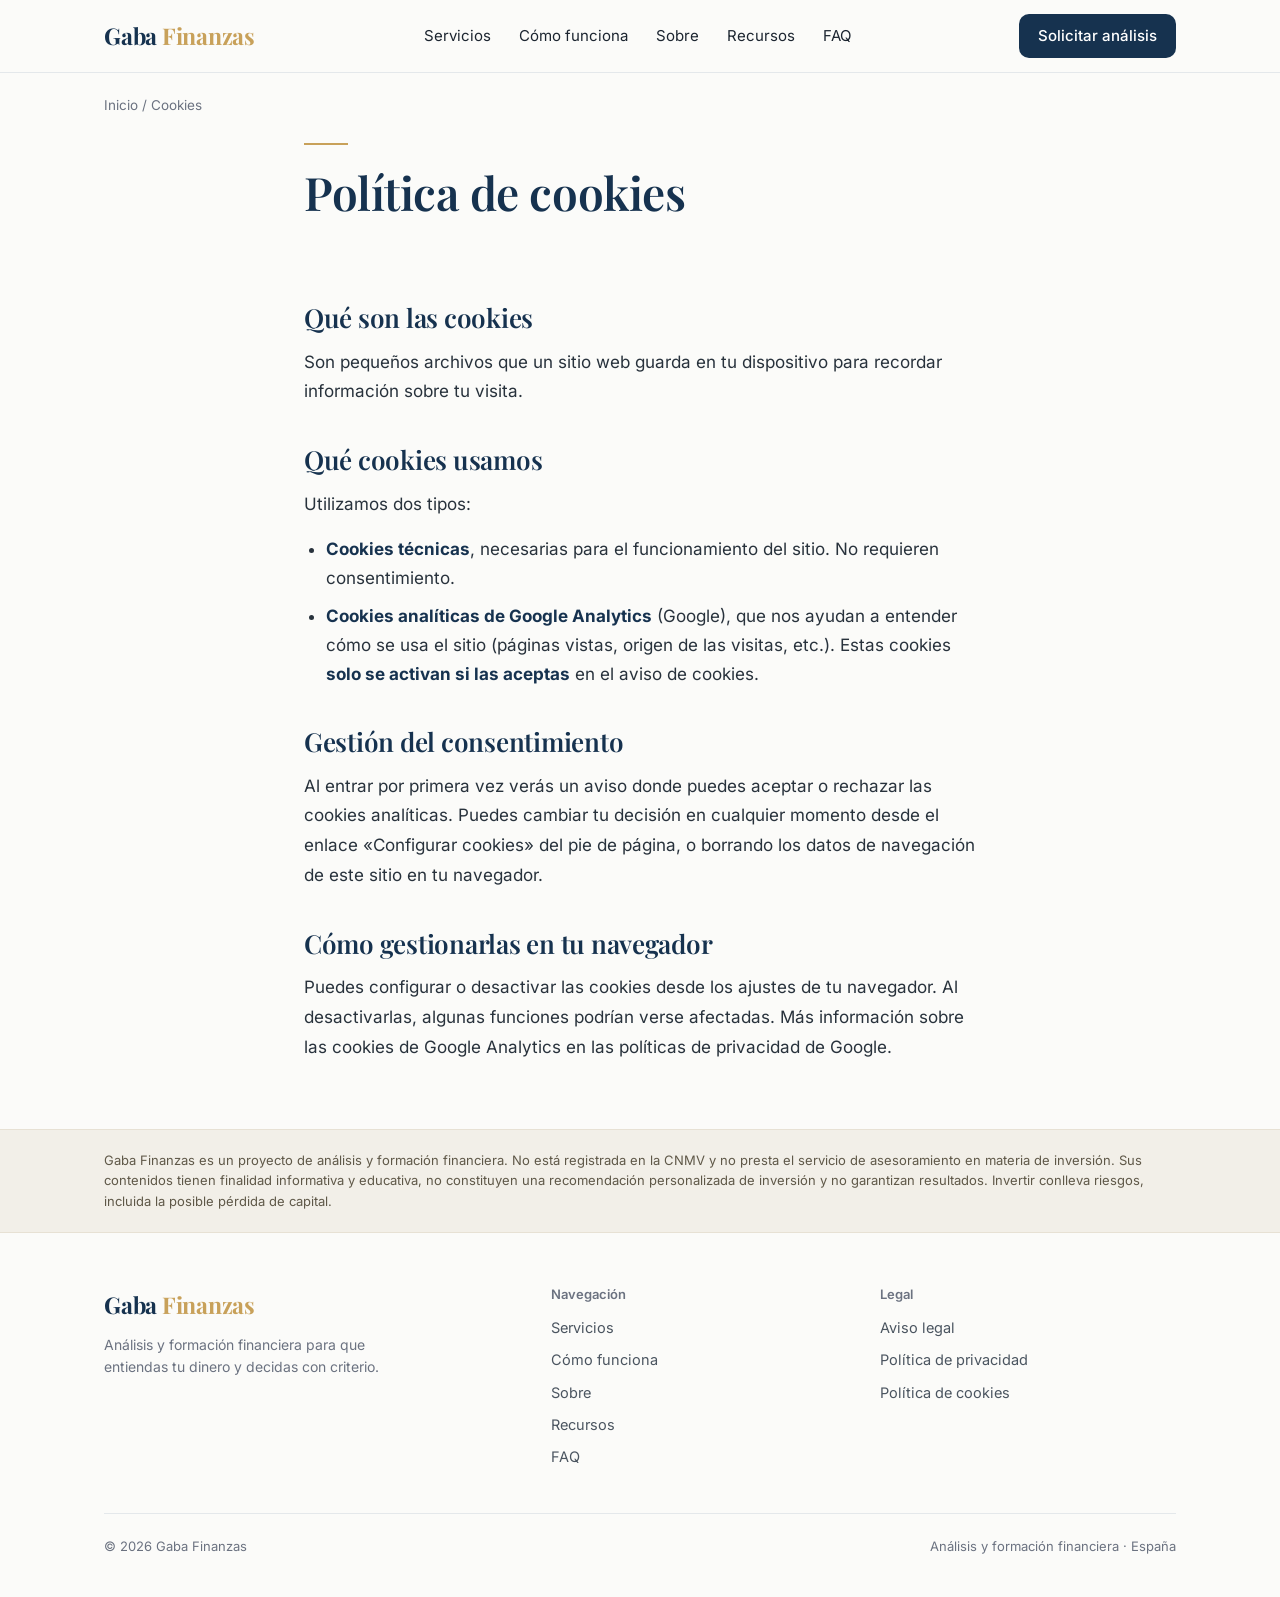
<file: cookies.html>
<!DOCTYPE html>
<html lang="es">
<head>
<meta charset="UTF-8">
<meta name="viewport" content="width=device-width, initial-scale=1.0">
<title>Política de cookies | Gaba Finanzas</title>
<meta name="description" content="Política de cookies de Gaba Finanzas.">
<meta name="robots" content="noindex, follow">
<link rel="canonical" href="https://www.gabafinanzas.com/cookies.html">
<meta property="og:type" content="website">
<meta property="og:site_name" content="Gaba Finanzas">
<meta property="og:locale" content="es_ES">
<meta property="og:url" content="https://www.gabafinanzas.com/cookies.html">
<meta property="og:title" content="Política de cookies">
<meta property="og:description" content="Política de cookies de Gaba Finanzas.">
<meta property="og:image" content="https://www.gabafinanzas.com/assets/img/og-image.png">
<meta property="og:image:width" content="1200">
<meta property="og:image:height" content="630">
<meta name="twitter:card" content="summary_large_image">
<meta name="theme-color" content="#16324F">
<link rel="icon" href="favicon.ico" sizes="32x32">
<link rel="icon" href="assets/img/favicon.svg" type="image/svg+xml">
<link rel="apple-touch-icon" href="assets/img/apple-touch-icon.png">
<link rel="preload" href="assets/fonts/inter-latin-wght-normal.woff2" as="font" type="font/woff2" crossorigin>
<link rel="preload" href="assets/fonts/playfair-display-latin-wght-normal.woff2" as="font" type="font/woff2" crossorigin>
<link rel="stylesheet" href="assets/css/site.css">
<script>document.documentElement.className+=' js'</script>
</head>
<body>
<a class="skip" href="#contenido">Saltar al contenido</a>
<header id="hdr">
  <div class="wrap nav">
    <a class="logo" href="index.html" aria-label="Gaba Finanzas, inicio"><b>Gaba</b> <span>Finanzas</span></a>
    <nav class="navlinks" aria-label="Principal">
      <a href="servicios.html">Servicios</a>
      <a href="index.html#como-funciona">Cómo funciona</a>
      <a href="sobre.html">Sobre</a>
      <a href="recursos.html">Recursos</a>
      <a href="faq.html">FAQ</a>
    </nav>
    <a class="btn btn-primary" href="index.html#contacto">Solicitar análisis</a>
    <button class="hamb" id="hamb" type="button" aria-label="Abrir menú" aria-expanded="false" aria-controls="mobile">
      <span></span><span></span><span></span>
    </button>
  </div>
  <nav class="mobile" id="mobile" aria-label="Menú móvil">
    <a href="servicios.html">Servicios</a>
    <a href="index.html#como-funciona">Cómo funciona</a>
    <a href="sobre.html">Sobre</a>
    <a href="recursos.html">Recursos</a>
    <a href="faq.html">FAQ</a>
    <a class="cta" href="index.html#contacto">Solicitar análisis</a>
  </nav>
</header>

<main id="contenido">
<div class="wrap"><div class="crumb"><a href="index.html">Inicio</a> / Cookies</div></div>
<div class="wrap narrow page-head"><hr class="rule"><h1>Política de cookies</h1></div>
<div class="wrap narrow"><article class="post">
<!-- PENDIENTE: texto en borrador, sin validar. Validar con un generador de textos legales (p. ej. iubenda) o con el abogado. -->
<h2>Qué son las cookies</h2><p>Son pequeños archivos que un sitio web guarda en tu dispositivo para recordar información sobre tu visita.</p>
<h2>Qué cookies usamos</h2><p>Utilizamos dos tipos:</p>
<ul>
<li><strong>Cookies técnicas</strong>, necesarias para el funcionamiento del sitio. No requieren consentimiento.</li>
<li><strong>Cookies analíticas de Google Analytics</strong> (Google), que nos ayudan a entender cómo se usa el sitio (páginas vistas, origen de las visitas, etc.). Estas cookies <strong>solo se activan si las aceptas</strong> en el aviso de cookies.</li>
</ul>
<h2>Gestión del consentimiento</h2><p>Al entrar por primera vez verás un aviso donde puedes aceptar o rechazar las cookies analíticas. Puedes cambiar tu decisión en cualquier momento desde el enlace «Configurar cookies» del pie de página, o borrando los datos de navegación de este sitio en tu navegador.</p>
<h2>Cómo gestionarlas en tu navegador</h2><p>Puedes configurar o desactivar las cookies desde los ajustes de tu navegador. Al desactivarlas, algunas funciones podrían verse afectadas. Más información sobre las cookies de Google Analytics en las políticas de privacidad de Google.</p>
</article></div>
</main>

<div class="disclaimer">
  <div class="wrap"><p>Gaba Finanzas es un proyecto de análisis y formación financiera. No está registrada en la CNMV y no presta el servicio de asesoramiento en materia de inversión. Sus contenidos tienen finalidad informativa y educativa, no constituyen una recomendación personalizada de inversión y no garantizan resultados. Invertir conlleva riesgos, incluida la posible pérdida de capital.</p></div>
</div>

<footer>
  <div class="wrap">
    <div class="foot">
      <div class="brand">
        <a class="logo" href="index.html"><b>Gaba</b> <span>Finanzas</span></a>
        <p>Análisis y formación financiera para que entiendas tu dinero y decidas con criterio.</p>
      </div>
      <nav aria-label="Pie: navegación">
        <h2>Navegación</h2>
        <a href="servicios.html">Servicios</a>
        <a href="index.html#como-funciona">Cómo funciona</a>
        <a href="sobre.html">Sobre</a>
        <a href="recursos.html">Recursos</a>
        <a href="faq.html">FAQ</a>
      </nav>
      <nav aria-label="Pie: legal">
        <h2>Legal</h2>
        <a href="aviso-legal.html">Aviso legal</a>
        <a href="privacidad.html">Política de privacidad</a>
        <a href="cookies.html">Política de cookies</a>
        <button class="linklike" type="button" data-cookie-settings>Configurar cookies</button>
      </nav>
    </div>
    <div class="foot-bottom">
      <span>© 2026 Gaba Finanzas</span>
      <span>Análisis y formación financiera · España</span>
    </div>
  </div>
</footer>

<script src="assets/js/site.js" defer></script>
</body>
</html>
</file>
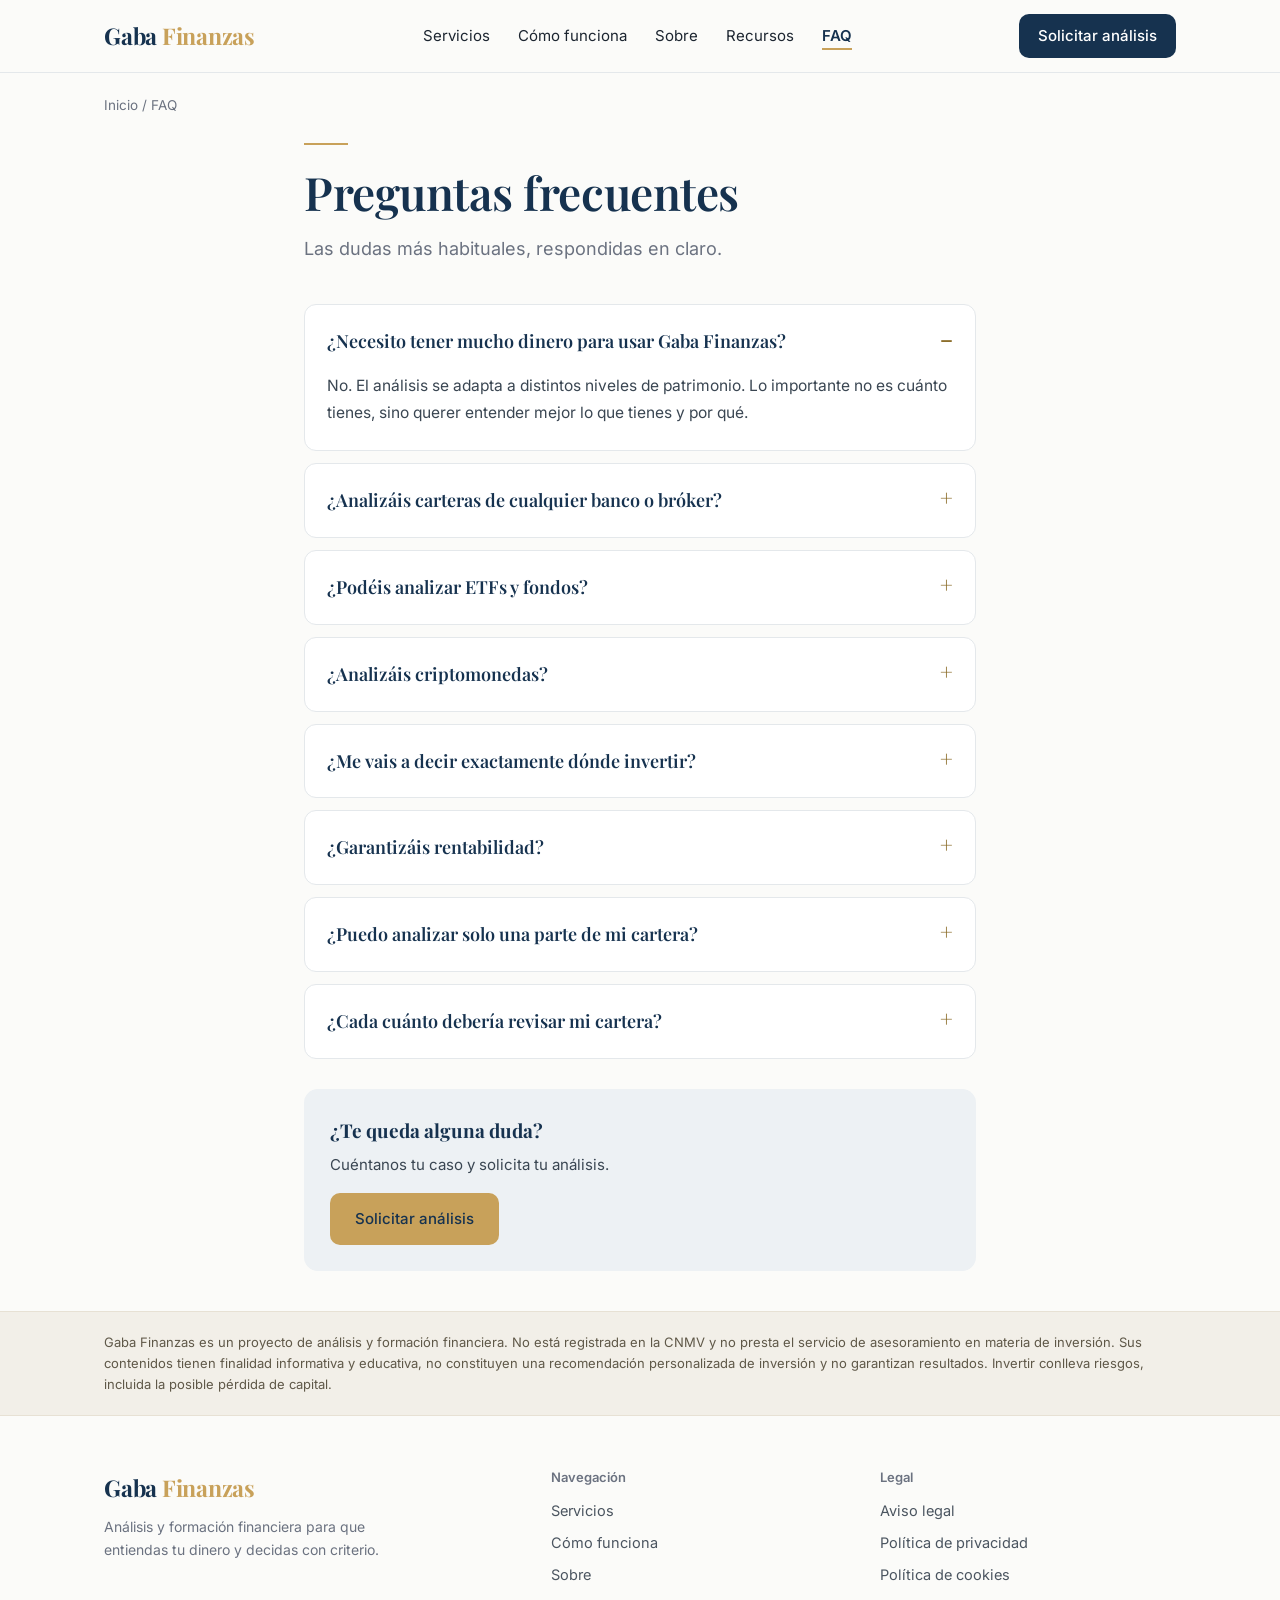
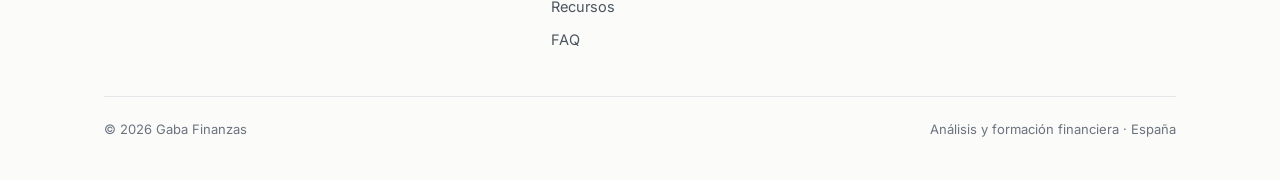
<file: faq.html>
<!DOCTYPE html>
<html lang="es">
<head>
<meta charset="UTF-8">
<meta name="viewport" content="width=device-width, initial-scale=1.0">
<title>Preguntas frecuentes | Gaba Finanzas</title>
<meta name="description" content="Resolvemos las dudas más habituales sobre el análisis de carteras, comisiones, criptomonedas y la diferencia entre educación financiera y asesoramiento.">
<link rel="canonical" href="https://www.gabafinanzas.com/faq.html">
<meta property="og:type" content="website">
<meta property="og:site_name" content="Gaba Finanzas">
<meta property="og:locale" content="es_ES">
<meta property="og:url" content="https://www.gabafinanzas.com/faq.html">
<meta property="og:title" content="Preguntas frecuentes">
<meta property="og:description" content="Resolvemos las dudas más habituales sobre el análisis de carteras, comisiones, criptomonedas y la diferencia entre educación financiera y asesoramiento.">
<meta property="og:image" content="https://www.gabafinanzas.com/assets/img/og-image.png">
<meta property="og:image:width" content="1200">
<meta property="og:image:height" content="630">
<meta name="twitter:card" content="summary_large_image">
<meta name="theme-color" content="#16324F">
<link rel="icon" href="favicon.ico" sizes="32x32">
<link rel="icon" href="assets/img/favicon.svg" type="image/svg+xml">
<link rel="apple-touch-icon" href="assets/img/apple-touch-icon.png">
<link rel="preload" href="assets/fonts/inter-latin-wght-normal.woff2" as="font" type="font/woff2" crossorigin>
<link rel="preload" href="assets/fonts/playfair-display-latin-wght-normal.woff2" as="font" type="font/woff2" crossorigin>
<link rel="stylesheet" href="assets/css/site.css">
<script>document.documentElement.className+=' js'</script>
<script type="application/ld+json">{"@context": "https://schema.org", "@type": "FAQPage", "mainEntity": [{"@type": "Question", "name": "¿Necesito tener mucho dinero para usar Gaba Finanzas?", "acceptedAnswer": {"@type": "Answer", "text": "No. El análisis se adapta a distintos niveles de patrimonio; lo importante es querer entender mejor tu cartera."}}, {"@type": "Question", "name": "¿Analizáis carteras de cualquier banco o bróker?", "acceptedAnswer": {"@type": "Answer", "text": "Sí, siempre que la información necesaria pueda analizarse, sea cual sea la entidad o el bróker."}}, {"@type": "Question", "name": "¿Me vais a decir exactamente dónde invertir?", "acceptedAnswer": {"@type": "Answer", "text": "No. Hacemos educación financiera y análisis descriptivo, no asesoramiento regulado. Te explicamos qué tienes y qué significa; la decisión es tuya."}}, {"@type": "Question", "name": "¿Garantizáis rentabilidad?", "acceptedAnswer": {"@type": "Answer", "text": "No. Ninguna estrategia garantiza rentabilidad. Invertir conlleva riesgos, incluida la posible pérdida de capital."}}]}</script>
<script type="application/ld+json">{"@context": "https://schema.org", "@type": "BreadcrumbList", "itemListElement": [{"@type": "ListItem", "position": 1, "name": "Inicio", "item": "https://www.gabafinanzas.com/"}, {"@type": "ListItem", "position": 2, "name": "FAQ", "item": "https://www.gabafinanzas.com/faq.html"}]}</script>
</head>
<body>
<a class="skip" href="#contenido">Saltar al contenido</a>
<header id="hdr">
  <div class="wrap nav">
    <a class="logo" href="index.html" aria-label="Gaba Finanzas, inicio"><b>Gaba</b> <span>Finanzas</span></a>
    <nav class="navlinks" aria-label="Principal">
      <a href="servicios.html">Servicios</a>
      <a href="index.html#como-funciona">Cómo funciona</a>
      <a href="sobre.html">Sobre</a>
      <a href="recursos.html">Recursos</a>
      <a href="faq.html" aria-current="page">FAQ</a>
    </nav>
    <a class="btn btn-primary" href="index.html#contacto">Solicitar análisis</a>
    <button class="hamb" id="hamb" type="button" aria-label="Abrir menú" aria-expanded="false" aria-controls="mobile">
      <span></span><span></span><span></span>
    </button>
  </div>
  <nav class="mobile" id="mobile" aria-label="Menú móvil">
    <a href="servicios.html">Servicios</a>
    <a href="index.html#como-funciona">Cómo funciona</a>
    <a href="sobre.html">Sobre</a>
    <a href="recursos.html">Recursos</a>
    <a href="faq.html" aria-current="page">FAQ</a>
    <a class="cta" href="index.html#contacto">Solicitar análisis</a>
  </nav>
</header>

<main id="contenido">
<div class="wrap"><div class="crumb"><a href="index.html">Inicio</a> / FAQ</div></div>
<div class="wrap narrow page-head"><hr class="rule"><h1>Preguntas frecuentes</h1><p>Las dudas más habituales, respondidas en claro.</p></div>
<section class="wrap narrow faq">
<details open><summary>¿Necesito tener mucho dinero para usar Gaba Finanzas?</summary><p>No. El análisis se adapta a distintos niveles de patrimonio. Lo importante no es cuánto tienes, sino querer entender mejor lo que tienes y por qué.</p></details>
<details><summary>¿Analizáis carteras de cualquier banco o bróker?</summary><p>Sí, siempre que la información necesaria pueda analizarse, independientemente de la entidad o el bróker donde tengas tus productos.</p></details>
<details><summary>¿Podéis analizar ETFs y fondos?</summary><p>Sí. Analizamos fondos, ETFs y el resto de productos de tu cartera para darte una foto de conjunto: costes, diversificación, concentración y exposición real.</p></details>
<details><summary>¿Analizáis criptomonedas?</summary><p>Sí, como parte del análisis global de la cartera y teniendo muy en cuenta su elevado riesgo y volatilidad.</p></details>
<details><summary>¿Me vais a decir exactamente dónde invertir?</summary><p>No, y es importante entender por qué. Recomendar productos concretos a una persona concreta es <strong>asesoramiento en materia de inversión</strong>, una actividad regulada. Lo que hacemos es <strong>educación financiera y análisis descriptivo</strong>: te explicamos qué tienes, cuánto te cuesta y qué significan las cifras, para que decidas tú con más criterio.</p></details>
<details><summary>¿Garantizáis rentabilidad?</summary><p>No. Ninguna estrategia seria puede garantizar rentabilidad. Invertir conlleva riesgos, incluida la posible pérdida de capital. Preferimos la transparencia a las promesas.</p></details>
<details><summary>¿Puedo analizar solo una parte de mi cartera?</summary><p>Sí. Puedes pedir el análisis de toda tu cartera o solo de la parte que quieras entender mejor.</p></details>
<details><summary>¿Cada cuánto debería revisar mi cartera?</summary><p>Depende de tu situación y tus objetivos. Con carácter general, muchas personas hacen una revisión periódica (por ejemplo, una o dos veces al año) y cuando cambian sus circunstancias personales.</p></details>
</section>
<div class="wrap narrow"><div class="lead-box"><h4>¿Te queda alguna duda?</h4><p>Cuéntanos tu caso y solicita tu análisis.</p><a class="btn btn-gold" href="index.html#contacto">Solicitar análisis</a></div></div>
</main>

<div class="disclaimer">
  <div class="wrap"><p>Gaba Finanzas es un proyecto de análisis y formación financiera. No está registrada en la CNMV y no presta el servicio de asesoramiento en materia de inversión. Sus contenidos tienen finalidad informativa y educativa, no constituyen una recomendación personalizada de inversión y no garantizan resultados. Invertir conlleva riesgos, incluida la posible pérdida de capital.</p></div>
</div>

<footer>
  <div class="wrap">
    <div class="foot">
      <div class="brand">
        <a class="logo" href="index.html"><b>Gaba</b> <span>Finanzas</span></a>
        <p>Análisis y formación financiera para que entiendas tu dinero y decidas con criterio.</p>
      </div>
      <nav aria-label="Pie: navegación">
        <h2>Navegación</h2>
        <a href="servicios.html">Servicios</a>
        <a href="index.html#como-funciona">Cómo funciona</a>
        <a href="sobre.html">Sobre</a>
        <a href="recursos.html">Recursos</a>
        <a href="faq.html" aria-current="page">FAQ</a>
      </nav>
      <nav aria-label="Pie: legal">
        <h2>Legal</h2>
        <a href="aviso-legal.html">Aviso legal</a>
        <a href="privacidad.html">Política de privacidad</a>
        <a href="cookies.html">Política de cookies</a>
        <button class="linklike" type="button" data-cookie-settings>Configurar cookies</button>
      </nav>
    </div>
    <div class="foot-bottom">
      <span>© 2026 Gaba Finanzas</span>
      <span>Análisis y formación financiera · España</span>
    </div>
  </div>
</footer>

<script src="assets/js/site.js" defer></script>
</body>
</html>
</file>
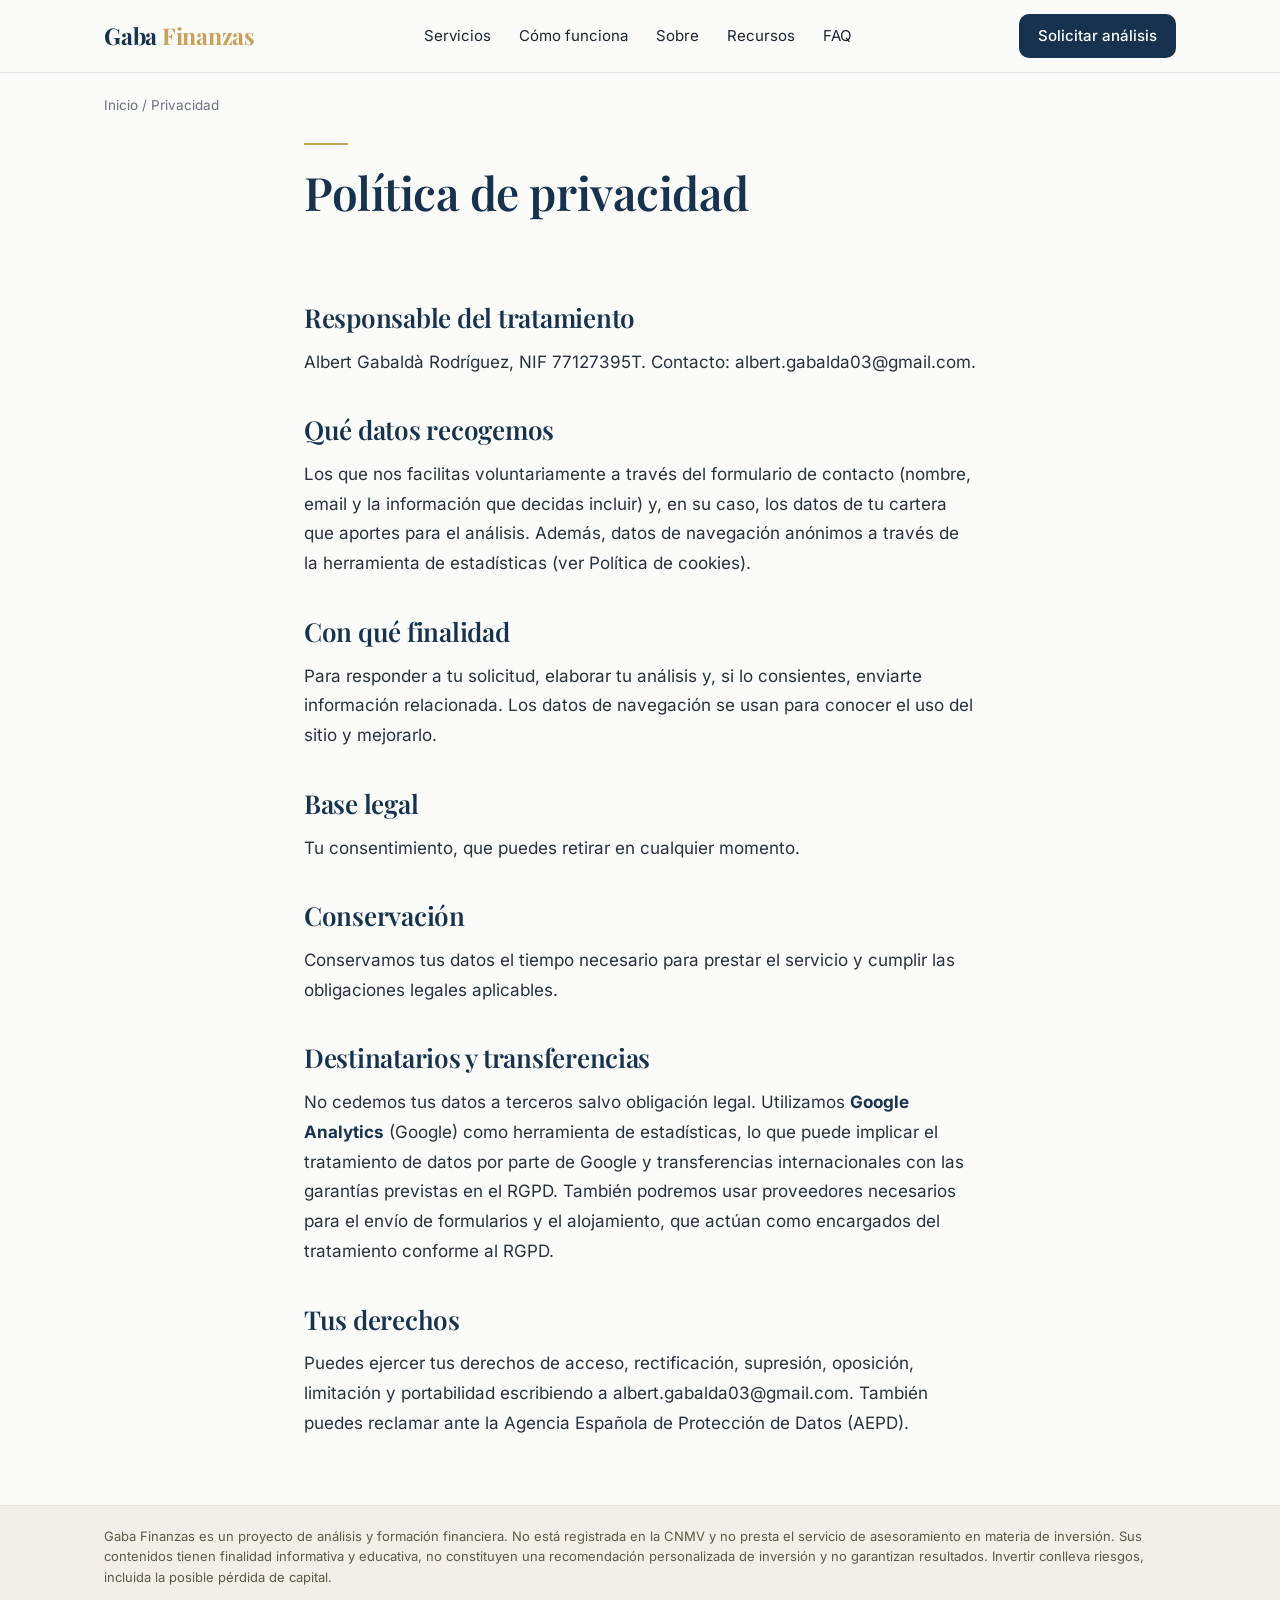
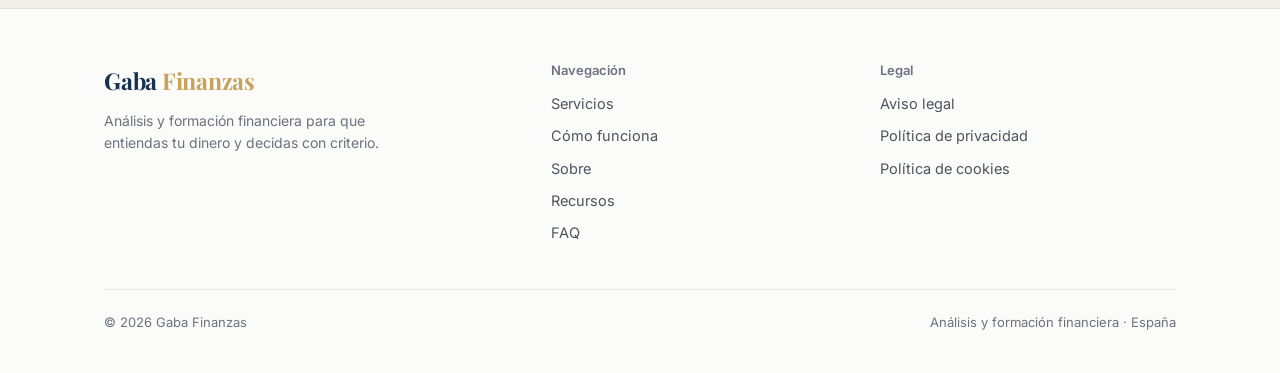
<file: privacidad.html>
<!DOCTYPE html>
<html lang="es">
<head>
<meta charset="UTF-8">
<meta name="viewport" content="width=device-width, initial-scale=1.0">
<title>Política de privacidad | Gaba Finanzas</title>
<meta name="description" content="Política de privacidad y protección de datos de Gaba Finanzas.">
<meta name="robots" content="noindex, follow">
<link rel="canonical" href="https://www.gabafinanzas.com/privacidad.html">
<meta property="og:type" content="website">
<meta property="og:site_name" content="Gaba Finanzas">
<meta property="og:locale" content="es_ES">
<meta property="og:url" content="https://www.gabafinanzas.com/privacidad.html">
<meta property="og:title" content="Política de privacidad">
<meta property="og:description" content="Política de privacidad y protección de datos de Gaba Finanzas.">
<meta property="og:image" content="https://www.gabafinanzas.com/assets/img/og-image.png">
<meta property="og:image:width" content="1200">
<meta property="og:image:height" content="630">
<meta name="twitter:card" content="summary_large_image">
<meta name="theme-color" content="#16324F">
<link rel="icon" href="favicon.ico" sizes="32x32">
<link rel="icon" href="assets/img/favicon.svg" type="image/svg+xml">
<link rel="apple-touch-icon" href="assets/img/apple-touch-icon.png">
<link rel="preload" href="assets/fonts/inter-latin-wght-normal.woff2" as="font" type="font/woff2" crossorigin>
<link rel="preload" href="assets/fonts/playfair-display-latin-wght-normal.woff2" as="font" type="font/woff2" crossorigin>
<link rel="stylesheet" href="assets/css/site.css">
<script>document.documentElement.className+=' js'</script>
</head>
<body>
<a class="skip" href="#contenido">Saltar al contenido</a>
<header id="hdr">
  <div class="wrap nav">
    <a class="logo" href="index.html" aria-label="Gaba Finanzas, inicio"><b>Gaba</b> <span>Finanzas</span></a>
    <nav class="navlinks" aria-label="Principal">
      <a href="servicios.html">Servicios</a>
      <a href="index.html#como-funciona">Cómo funciona</a>
      <a href="sobre.html">Sobre</a>
      <a href="recursos.html">Recursos</a>
      <a href="faq.html">FAQ</a>
    </nav>
    <a class="btn btn-primary" href="index.html#contacto">Solicitar análisis</a>
    <button class="hamb" id="hamb" type="button" aria-label="Abrir menú" aria-expanded="false" aria-controls="mobile">
      <span></span><span></span><span></span>
    </button>
  </div>
  <nav class="mobile" id="mobile" aria-label="Menú móvil">
    <a href="servicios.html">Servicios</a>
    <a href="index.html#como-funciona">Cómo funciona</a>
    <a href="sobre.html">Sobre</a>
    <a href="recursos.html">Recursos</a>
    <a href="faq.html">FAQ</a>
    <a class="cta" href="index.html#contacto">Solicitar análisis</a>
  </nav>
</header>

<main id="contenido">
<div class="wrap"><div class="crumb"><a href="index.html">Inicio</a> / Privacidad</div></div>
<div class="wrap narrow page-head"><hr class="rule"><h1>Política de privacidad</h1></div>
<div class="wrap narrow"><article class="post">
<!-- PENDIENTE: texto en borrador, sin validar. Validar con un generador de textos legales (p. ej. iubenda) o con el abogado. -->
<h2>Responsable del tratamiento</h2><p>Albert Gabaldà Rodríguez, NIF 77127395T. Contacto: albert.gabalda03@gmail.com.</p>
<h2>Qué datos recogemos</h2><p>Los que nos facilitas voluntariamente a través del formulario de contacto (nombre, email y la información que decidas incluir) y, en su caso, los datos de tu cartera que aportes para el análisis. Además, datos de navegación anónimos a través de la herramienta de estadísticas (ver Política de cookies).</p>
<h2>Con qué finalidad</h2><p>Para responder a tu solicitud, elaborar tu análisis y, si lo consientes, enviarte información relacionada. Los datos de navegación se usan para conocer el uso del sitio y mejorarlo.</p>
<h2>Base legal</h2><p>Tu consentimiento, que puedes retirar en cualquier momento.</p>
<h2>Conservación</h2><p>Conservamos tus datos el tiempo necesario para prestar el servicio y cumplir las obligaciones legales aplicables.</p>
<h2>Destinatarios y transferencias</h2><p>No cedemos tus datos a terceros salvo obligación legal. Utilizamos <strong>Google Analytics</strong> (Google) como herramienta de estadísticas, lo que puede implicar el tratamiento de datos por parte de Google y transferencias internacionales con las garantías previstas en el RGPD. También podremos usar proveedores necesarios para el envío de formularios y el alojamiento, que actúan como encargados del tratamiento conforme al RGPD.</p>
<h2>Tus derechos</h2><p>Puedes ejercer tus derechos de acceso, rectificación, supresión, oposición, limitación y portabilidad escribiendo a albert.gabalda03@gmail.com. También puedes reclamar ante la Agencia Española de Protección de Datos (AEPD).</p>
</article></div>
</main>

<div class="disclaimer">
  <div class="wrap"><p>Gaba Finanzas es un proyecto de análisis y formación financiera. No está registrada en la CNMV y no presta el servicio de asesoramiento en materia de inversión. Sus contenidos tienen finalidad informativa y educativa, no constituyen una recomendación personalizada de inversión y no garantizan resultados. Invertir conlleva riesgos, incluida la posible pérdida de capital.</p></div>
</div>

<footer>
  <div class="wrap">
    <div class="foot">
      <div class="brand">
        <a class="logo" href="index.html"><b>Gaba</b> <span>Finanzas</span></a>
        <p>Análisis y formación financiera para que entiendas tu dinero y decidas con criterio.</p>
      </div>
      <nav aria-label="Pie: navegación">
        <h2>Navegación</h2>
        <a href="servicios.html">Servicios</a>
        <a href="index.html#como-funciona">Cómo funciona</a>
        <a href="sobre.html">Sobre</a>
        <a href="recursos.html">Recursos</a>
        <a href="faq.html">FAQ</a>
      </nav>
      <nav aria-label="Pie: legal">
        <h2>Legal</h2>
        <a href="aviso-legal.html">Aviso legal</a>
        <a href="privacidad.html">Política de privacidad</a>
        <a href="cookies.html">Política de cookies</a>
        <button class="linklike" type="button" data-cookie-settings>Configurar cookies</button>
      </nav>
    </div>
    <div class="foot-bottom">
      <span>© 2026 Gaba Finanzas</span>
      <span>Análisis y formación financiera · España</span>
    </div>
  </div>
</footer>

<script src="assets/js/site.js" defer></script>
</body>
</html>
</file>
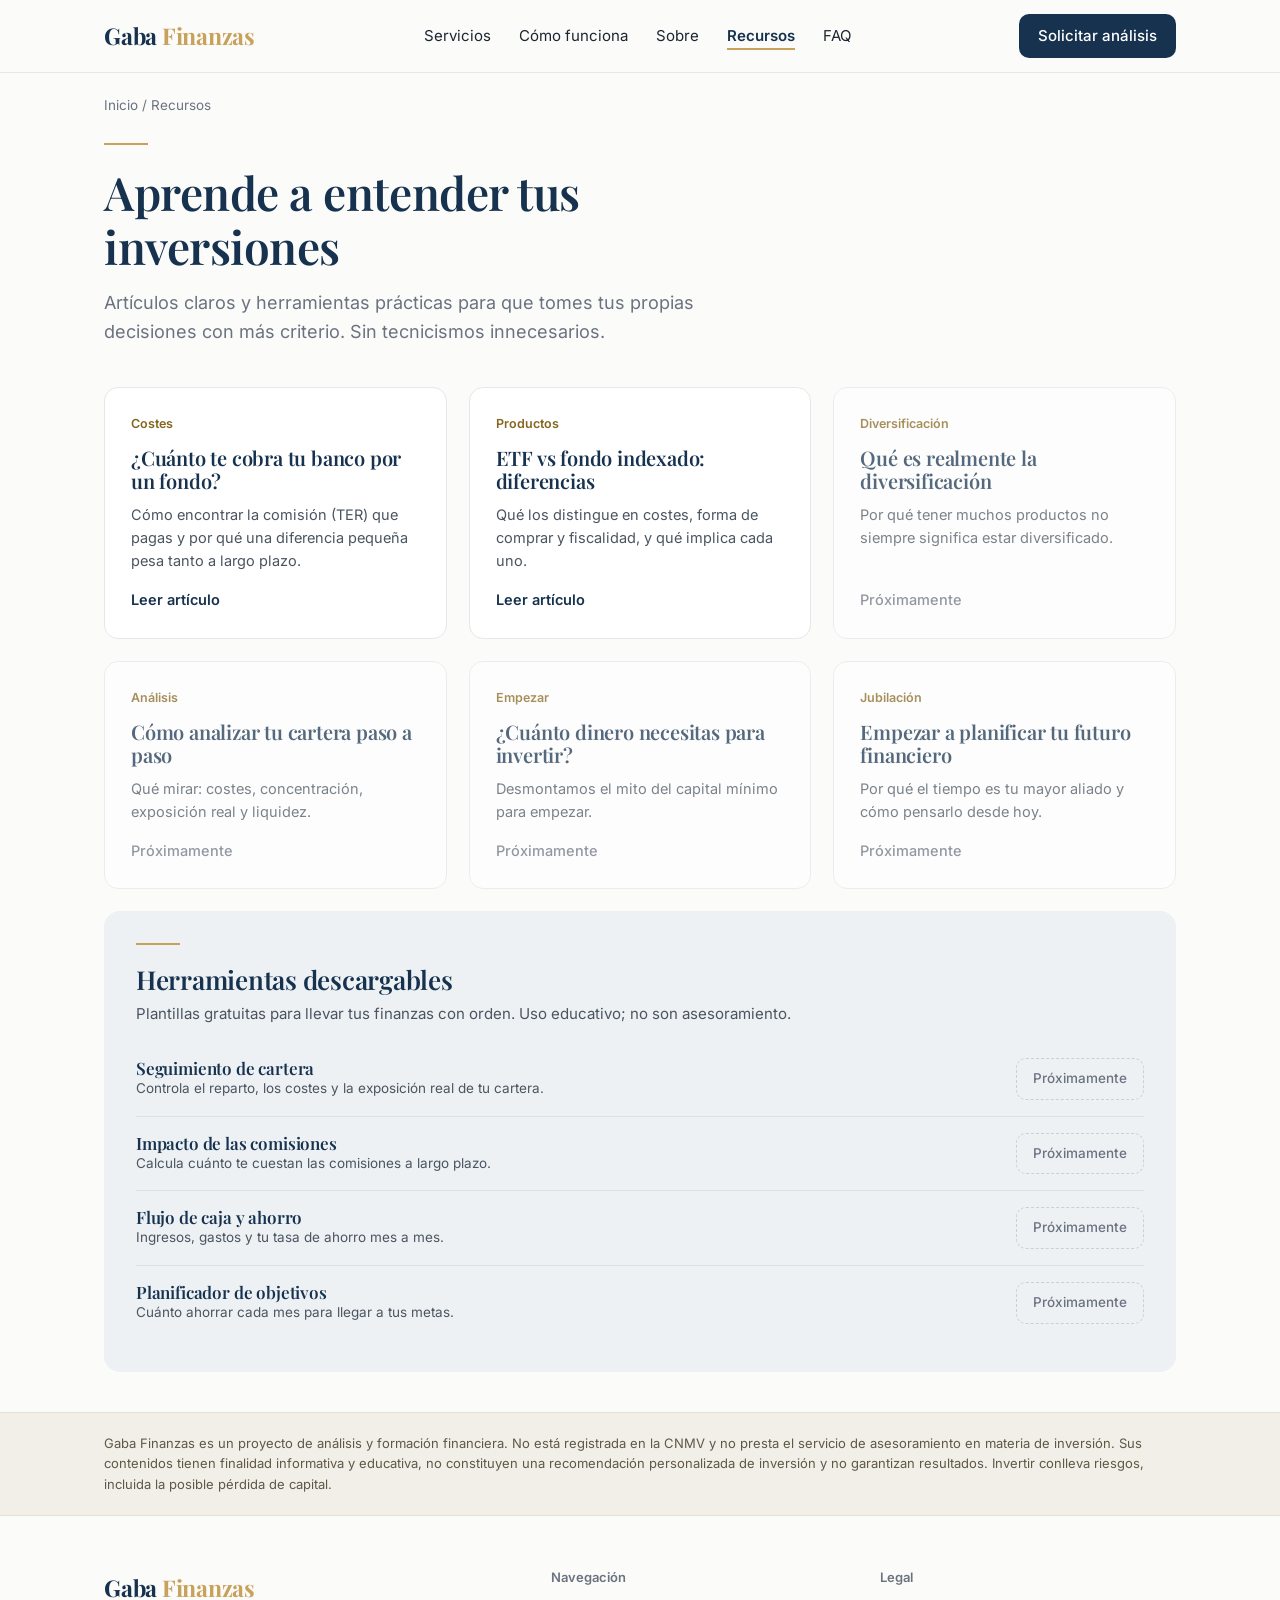
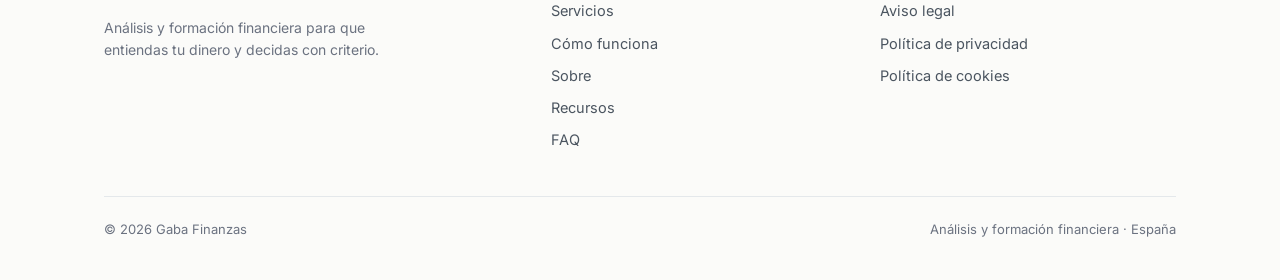
<file: recursos.html>
<!DOCTYPE html>
<html lang="es">
<head>
<meta charset="UTF-8">
<meta name="viewport" content="width=device-width, initial-scale=1.0">
<title>Recursos y educación financiera | Gaba Finanzas</title>
<meta name="description" content="Artículos y herramientas para entender tus inversiones: comisiones, ETFs, diversificación y más. Con plantillas para controlar tu cartera.">
<link rel="canonical" href="https://www.gabafinanzas.com/recursos.html">
<meta property="og:type" content="website">
<meta property="og:site_name" content="Gaba Finanzas">
<meta property="og:locale" content="es_ES">
<meta property="og:url" content="https://www.gabafinanzas.com/recursos.html">
<meta property="og:title" content="Recursos y educación financiera">
<meta property="og:description" content="Artículos y herramientas para entender tus inversiones: comisiones, ETFs, diversificación y más. Con plantillas para controlar tu cartera.">
<meta property="og:image" content="https://www.gabafinanzas.com/assets/img/og-image.png">
<meta property="og:image:width" content="1200">
<meta property="og:image:height" content="630">
<meta name="twitter:card" content="summary_large_image">
<meta name="theme-color" content="#16324F">
<link rel="icon" href="favicon.ico" sizes="32x32">
<link rel="icon" href="assets/img/favicon.svg" type="image/svg+xml">
<link rel="apple-touch-icon" href="assets/img/apple-touch-icon.png">
<link rel="preload" href="assets/fonts/inter-latin-wght-normal.woff2" as="font" type="font/woff2" crossorigin>
<link rel="preload" href="assets/fonts/playfair-display-latin-wght-normal.woff2" as="font" type="font/woff2" crossorigin>
<link rel="stylesheet" href="assets/css/site.css">
<script>document.documentElement.className+=' js'</script>
<script type="application/ld+json">{"@context": "https://schema.org", "@type": "BreadcrumbList", "itemListElement": [{"@type": "ListItem", "position": 1, "name": "Inicio", "item": "https://www.gabafinanzas.com/"}, {"@type": "ListItem", "position": 2, "name": "Recursos", "item": "https://www.gabafinanzas.com/recursos.html"}]}</script>
</head>
<body>
<a class="skip" href="#contenido">Saltar al contenido</a>
<header id="hdr">
  <div class="wrap nav">
    <a class="logo" href="index.html" aria-label="Gaba Finanzas, inicio"><b>Gaba</b> <span>Finanzas</span></a>
    <nav class="navlinks" aria-label="Principal">
      <a href="servicios.html">Servicios</a>
      <a href="index.html#como-funciona">Cómo funciona</a>
      <a href="sobre.html">Sobre</a>
      <a href="recursos.html" aria-current="page">Recursos</a>
      <a href="faq.html">FAQ</a>
    </nav>
    <a class="btn btn-primary" href="index.html#contacto">Solicitar análisis</a>
    <button class="hamb" id="hamb" type="button" aria-label="Abrir menú" aria-expanded="false" aria-controls="mobile">
      <span></span><span></span><span></span>
    </button>
  </div>
  <nav class="mobile" id="mobile" aria-label="Menú móvil">
    <a href="servicios.html">Servicios</a>
    <a href="index.html#como-funciona">Cómo funciona</a>
    <a href="sobre.html">Sobre</a>
    <a href="recursos.html" aria-current="page">Recursos</a>
    <a href="faq.html">FAQ</a>
    <a class="cta" href="index.html#contacto">Solicitar análisis</a>
  </nav>
</header>

<main id="contenido">
<div class="wrap"><div class="crumb"><a href="index.html">Inicio</a> / Recursos</div></div>
<div class="wrap page-head"><hr class="rule"><h1>Aprende a entender tus inversiones</h1>
<p>Artículos claros y herramientas prácticas para que tomes tus propias decisiones con más criterio. Sin tecnicismos innecesarios.</p></div>
<section class="wrap"><div class="grid cols-3">
<a class="card" href="articulo-comisiones-fondos.html"><span class="tag">Costes</span><h3>¿Cuánto te cobra tu banco por un fondo?</h3><p>Cómo encontrar la comisión (TER) que pagas y por qué una diferencia pequeña pesa tanto a largo plazo.</p><span class="more">Leer artículo</span></a>
<a class="card" href="articulo-etf-vs-fondo.html"><span class="tag">Productos</span><h3>ETF vs fondo indexado: diferencias</h3><p>Qué los distingue en costes, forma de comprar y fiscalidad, y qué implica cada uno.</p><span class="more">Leer artículo</span></a>
<div class="card soon"><span class="tag">Diversificación</span><h3>Qué es realmente la diversificación</h3><p>Por qué tener muchos productos no siempre significa estar diversificado.</p><span class="more">Próximamente</span></div>
<div class="card soon"><span class="tag">Análisis</span><h3>Cómo analizar tu cartera paso a paso</h3><p>Qué mirar: costes, concentración, exposición real y liquidez.</p><span class="more">Próximamente</span></div>
<div class="card soon"><span class="tag">Empezar</span><h3>¿Cuánto dinero necesitas para invertir?</h3><p>Desmontamos el mito del capital mínimo para empezar.</p><span class="more">Próximamente</span></div>
<div class="card soon"><span class="tag">Jubilación</span><h3>Empezar a planificar tu futuro financiero</h3><p>Por qué el tiempo es tu mayor aliado y cómo pensarlo desde hoy.</p><span class="more">Próximamente</span></div>
</div></section>
<section class="wrap"><div class="tools">
<hr class="rule"><h2>Herramientas descargables</h2>
<p class="intro">Plantillas gratuitas para llevar tus finanzas con orden. Uso educativo; no son asesoramiento.</p>
<div class="tool"><div><h3>Seguimiento de cartera</h3><p>Controla el reparto, los costes y la exposición real de tu cartera.</p></div><span class="btn btn-soon">Próximamente</span></div>
<div class="tool"><div><h3>Impacto de las comisiones</h3><p>Calcula cuánto te cuestan las comisiones a largo plazo.</p></div><span class="btn btn-soon">Próximamente</span></div>
<div class="tool"><div><h3>Flujo de caja y ahorro</h3><p>Ingresos, gastos y tu tasa de ahorro mes a mes.</p></div><span class="btn btn-soon">Próximamente</span></div>
<div class="tool"><div><h3>Planificador de objetivos</h3><p>Cuánto ahorrar cada mes para llegar a tus metas.</p></div><span class="btn btn-soon">Próximamente</span></div>
</div></section>
</main>

<div class="disclaimer">
  <div class="wrap"><p>Gaba Finanzas es un proyecto de análisis y formación financiera. No está registrada en la CNMV y no presta el servicio de asesoramiento en materia de inversión. Sus contenidos tienen finalidad informativa y educativa, no constituyen una recomendación personalizada de inversión y no garantizan resultados. Invertir conlleva riesgos, incluida la posible pérdida de capital.</p></div>
</div>

<footer>
  <div class="wrap">
    <div class="foot">
      <div class="brand">
        <a class="logo" href="index.html"><b>Gaba</b> <span>Finanzas</span></a>
        <p>Análisis y formación financiera para que entiendas tu dinero y decidas con criterio.</p>
      </div>
      <nav aria-label="Pie: navegación">
        <h2>Navegación</h2>
        <a href="servicios.html">Servicios</a>
        <a href="index.html#como-funciona">Cómo funciona</a>
        <a href="sobre.html">Sobre</a>
        <a href="recursos.html" aria-current="page">Recursos</a>
        <a href="faq.html">FAQ</a>
      </nav>
      <nav aria-label="Pie: legal">
        <h2>Legal</h2>
        <a href="aviso-legal.html">Aviso legal</a>
        <a href="privacidad.html">Política de privacidad</a>
        <a href="cookies.html">Política de cookies</a>
        <button class="linklike" type="button" data-cookie-settings>Configurar cookies</button>
      </nav>
    </div>
    <div class="foot-bottom">
      <span>© 2026 Gaba Finanzas</span>
      <span>Análisis y formación financiera · España</span>
    </div>
  </div>
</footer>

<script src="assets/js/site.js" defer></script>
</body>
</html>
</file>
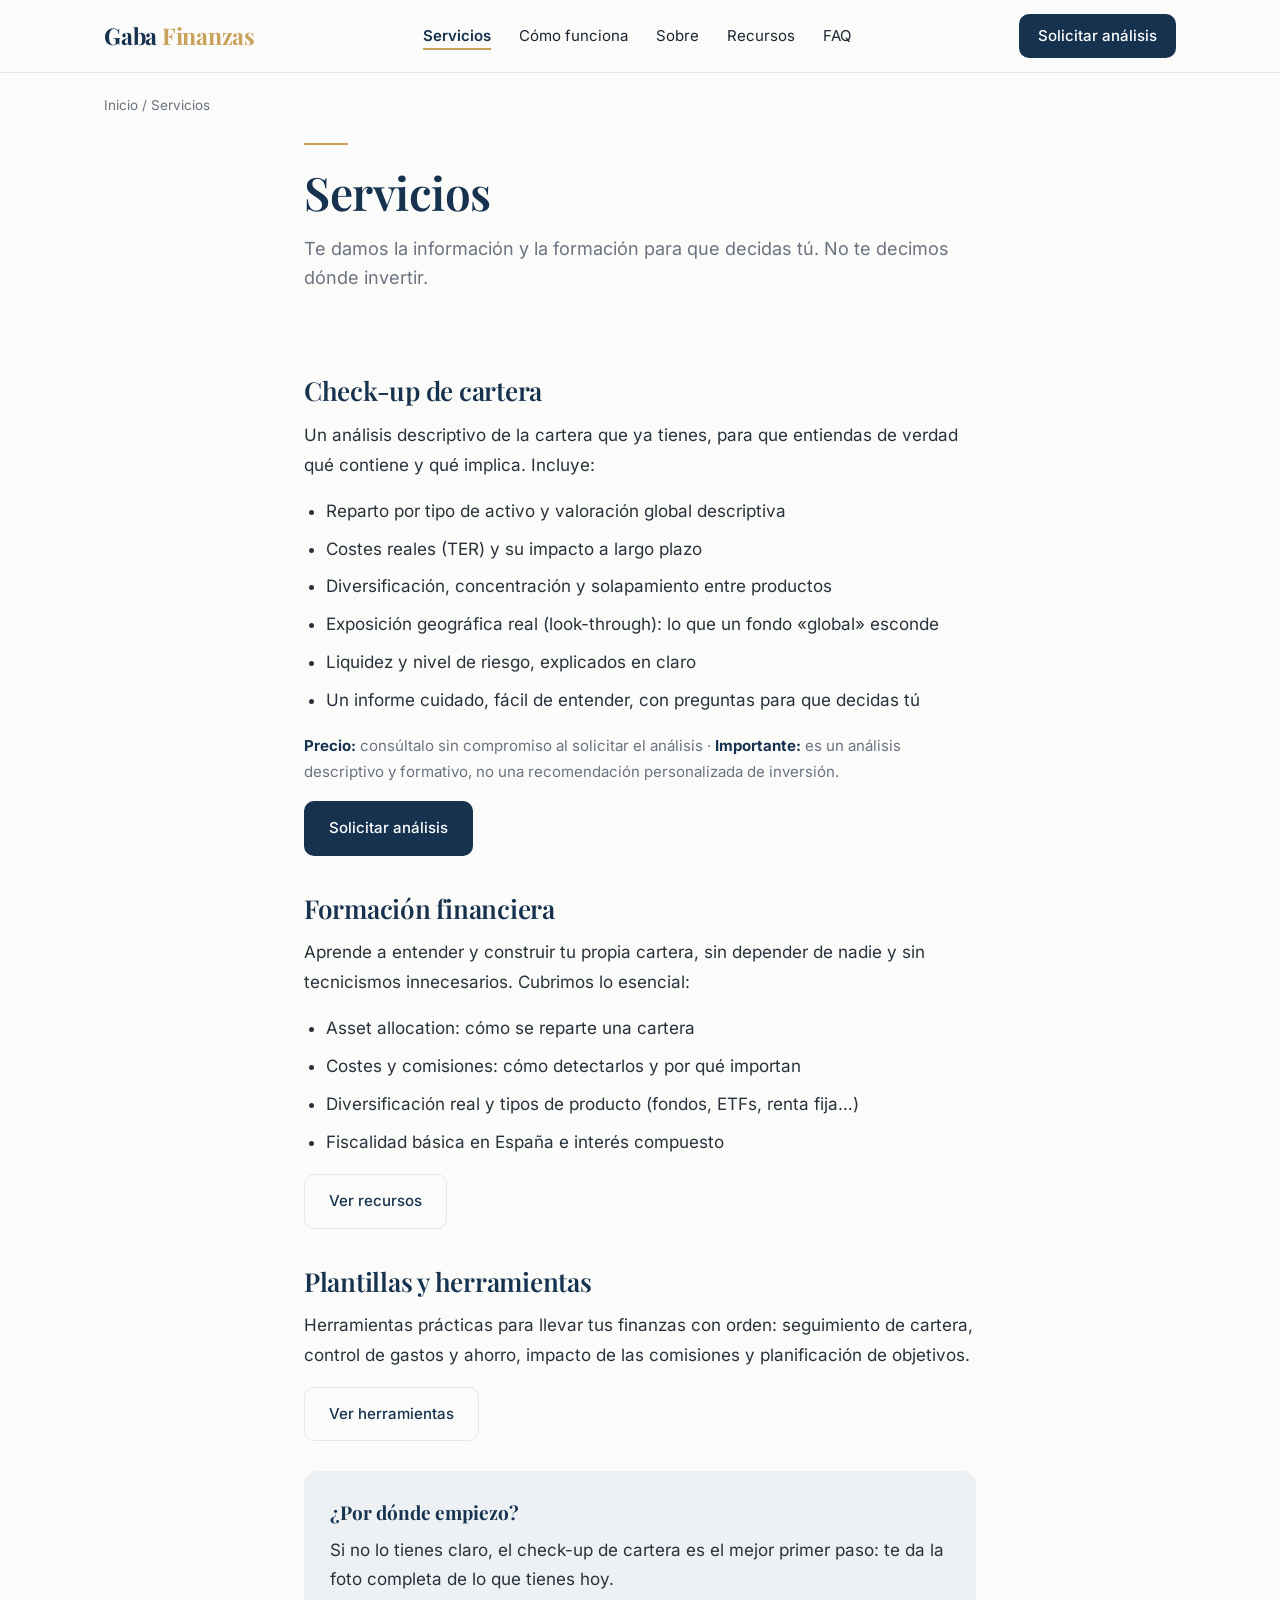
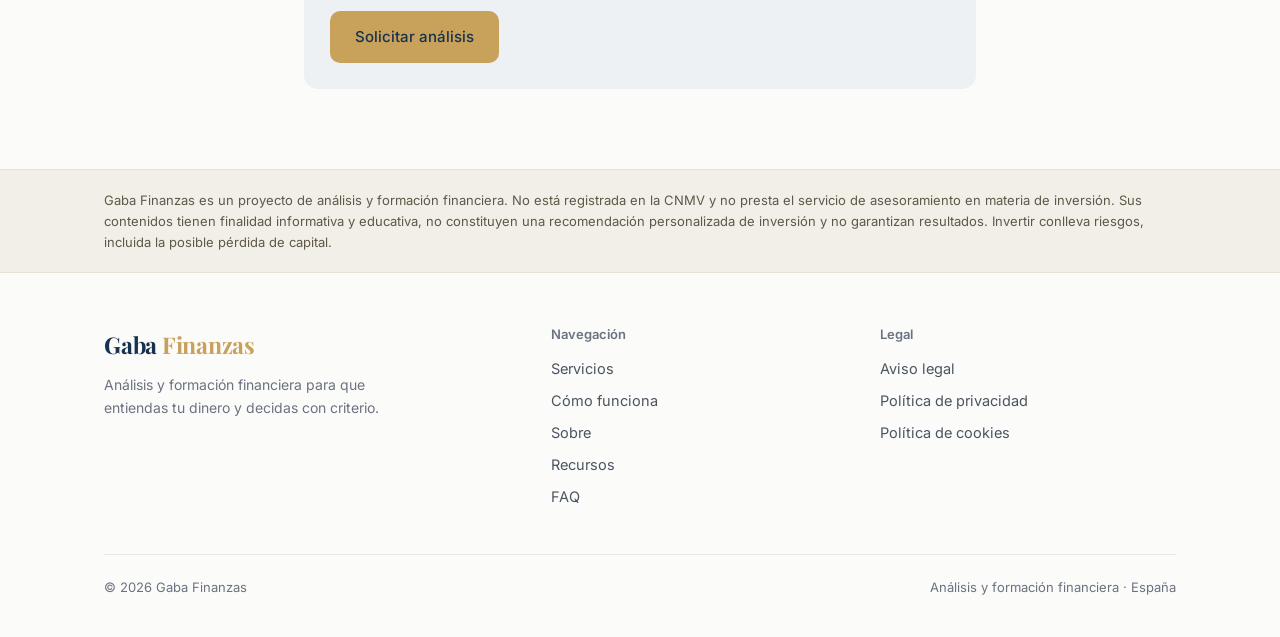
<file: servicios.html>
<!DOCTYPE html>
<html lang="es">
<head>
<meta charset="UTF-8">
<meta name="viewport" content="width=device-width, initial-scale=1.0">
<title>Servicios | Gaba Finanzas</title>
<meta name="description" content="Check-up de cartera, formación financiera y herramientas. Análisis claro para que entiendas tu cartera y decidas con criterio. No es asesoramiento regulado.">
<link rel="canonical" href="https://www.gabafinanzas.com/servicios.html">
<meta property="og:type" content="website">
<meta property="og:site_name" content="Gaba Finanzas">
<meta property="og:locale" content="es_ES">
<meta property="og:url" content="https://www.gabafinanzas.com/servicios.html">
<meta property="og:title" content="Servicios">
<meta property="og:description" content="Check-up de cartera, formación financiera y herramientas. Análisis claro para que entiendas tu cartera y decidas con criterio. No es asesoramiento regulado.">
<meta property="og:image" content="https://www.gabafinanzas.com/assets/img/og-image.png">
<meta property="og:image:width" content="1200">
<meta property="og:image:height" content="630">
<meta name="twitter:card" content="summary_large_image">
<meta name="theme-color" content="#16324F">
<link rel="icon" href="favicon.ico" sizes="32x32">
<link rel="icon" href="assets/img/favicon.svg" type="image/svg+xml">
<link rel="apple-touch-icon" href="assets/img/apple-touch-icon.png">
<link rel="preload" href="assets/fonts/inter-latin-wght-normal.woff2" as="font" type="font/woff2" crossorigin>
<link rel="preload" href="assets/fonts/playfair-display-latin-wght-normal.woff2" as="font" type="font/woff2" crossorigin>
<link rel="stylesheet" href="assets/css/site.css">
<script>document.documentElement.className+=' js'</script>
<script type="application/ld+json">{"@context": "https://schema.org", "@type": "BreadcrumbList", "itemListElement": [{"@type": "ListItem", "position": 1, "name": "Inicio", "item": "https://www.gabafinanzas.com/"}, {"@type": "ListItem", "position": 2, "name": "Servicios", "item": "https://www.gabafinanzas.com/servicios.html"}]}</script>
</head>
<body>
<a class="skip" href="#contenido">Saltar al contenido</a>
<header id="hdr">
  <div class="wrap nav">
    <a class="logo" href="index.html" aria-label="Gaba Finanzas, inicio"><b>Gaba</b> <span>Finanzas</span></a>
    <nav class="navlinks" aria-label="Principal">
      <a href="servicios.html" aria-current="page">Servicios</a>
      <a href="index.html#como-funciona">Cómo funciona</a>
      <a href="sobre.html">Sobre</a>
      <a href="recursos.html">Recursos</a>
      <a href="faq.html">FAQ</a>
    </nav>
    <a class="btn btn-primary" href="index.html#contacto">Solicitar análisis</a>
    <button class="hamb" id="hamb" type="button" aria-label="Abrir menú" aria-expanded="false" aria-controls="mobile">
      <span></span><span></span><span></span>
    </button>
  </div>
  <nav class="mobile" id="mobile" aria-label="Menú móvil">
    <a href="servicios.html" aria-current="page">Servicios</a>
    <a href="index.html#como-funciona">Cómo funciona</a>
    <a href="sobre.html">Sobre</a>
    <a href="recursos.html">Recursos</a>
    <a href="faq.html">FAQ</a>
    <a class="cta" href="index.html#contacto">Solicitar análisis</a>
  </nav>
</header>

<main id="contenido">
<div class="wrap"><div class="crumb"><a href="index.html">Inicio</a> / Servicios</div></div>
<div class="wrap narrow page-head"><hr class="rule"><h1>Servicios</h1><p>Te damos la información y la formación para que decidas tú. No te decimos dónde invertir.</p></div>
<div class="wrap narrow"><article class="post">
<h2>Check-up de cartera</h2>
<p>Un análisis descriptivo de la cartera que ya tienes, para que entiendas de verdad qué contiene y qué implica. Incluye:</p>
<ul>
<li>Reparto por tipo de activo y valoración global descriptiva</li>
<li>Costes reales (TER) y su impacto a largo plazo</li>
<li>Diversificación, concentración y solapamiento entre productos</li>
<li>Exposición geográfica real (look-through): lo que un fondo «global» esconde</li>
<li>Liquidez y nivel de riesgo, explicados en claro</li>
<li>Un informe cuidado, fácil de entender, con preguntas para que decidas tú</li>
</ul>
<!-- PENDIENTE: cuando haya precio, sustituir «consúltalo…» por el importe. -->
<p class="note"><strong>Precio:</strong> consúltalo sin compromiso al solicitar el análisis · <strong>Importante:</strong> es un análisis descriptivo y formativo, no una recomendación personalizada de inversión.</p>
<p><a class="btn btn-primary" href="index.html#contacto">Solicitar análisis</a></p>
<h2>Formación financiera</h2>
<p>Aprende a entender y construir tu propia cartera, sin depender de nadie y sin tecnicismos innecesarios. Cubrimos lo esencial:</p>
<ul>
<li>Asset allocation: cómo se reparte una cartera</li>
<li>Costes y comisiones: cómo detectarlos y por qué importan</li>
<li>Diversificación real y tipos de producto (fondos, ETFs, renta fija…)</li>
<li>Fiscalidad básica en España e interés compuesto</li>
</ul>
<p><a class="btn btn-ghost" href="recursos.html">Ver recursos</a></p>
<h2>Plantillas y herramientas</h2>
<p>Herramientas prácticas para llevar tus finanzas con orden: seguimiento de cartera, control de gastos y ahorro, impacto de las comisiones y planificación de objetivos.</p>
<p><a class="btn btn-ghost" href="recursos.html">Ver herramientas</a></p>
<div class="lead-box"><h4>¿Por dónde empiezo?</h4><p>Si no lo tienes claro, el check-up de cartera es el mejor primer paso: te da la foto completa de lo que tienes hoy.</p><a class="btn btn-gold" href="index.html#contacto">Solicitar análisis</a></div>
</article></div>
</main>

<div class="disclaimer">
  <div class="wrap"><p>Gaba Finanzas es un proyecto de análisis y formación financiera. No está registrada en la CNMV y no presta el servicio de asesoramiento en materia de inversión. Sus contenidos tienen finalidad informativa y educativa, no constituyen una recomendación personalizada de inversión y no garantizan resultados. Invertir conlleva riesgos, incluida la posible pérdida de capital.</p></div>
</div>

<footer>
  <div class="wrap">
    <div class="foot">
      <div class="brand">
        <a class="logo" href="index.html"><b>Gaba</b> <span>Finanzas</span></a>
        <p>Análisis y formación financiera para que entiendas tu dinero y decidas con criterio.</p>
      </div>
      <nav aria-label="Pie: navegación">
        <h2>Navegación</h2>
        <a href="servicios.html" aria-current="page">Servicios</a>
        <a href="index.html#como-funciona">Cómo funciona</a>
        <a href="sobre.html">Sobre</a>
        <a href="recursos.html">Recursos</a>
        <a href="faq.html">FAQ</a>
      </nav>
      <nav aria-label="Pie: legal">
        <h2>Legal</h2>
        <a href="aviso-legal.html">Aviso legal</a>
        <a href="privacidad.html">Política de privacidad</a>
        <a href="cookies.html">Política de cookies</a>
        <button class="linklike" type="button" data-cookie-settings>Configurar cookies</button>
      </nav>
    </div>
    <div class="foot-bottom">
      <span>© 2026 Gaba Finanzas</span>
      <span>Análisis y formación financiera · España</span>
    </div>
  </div>
</footer>

<script src="assets/js/site.js" defer></script>
</body>
</html>
</file>
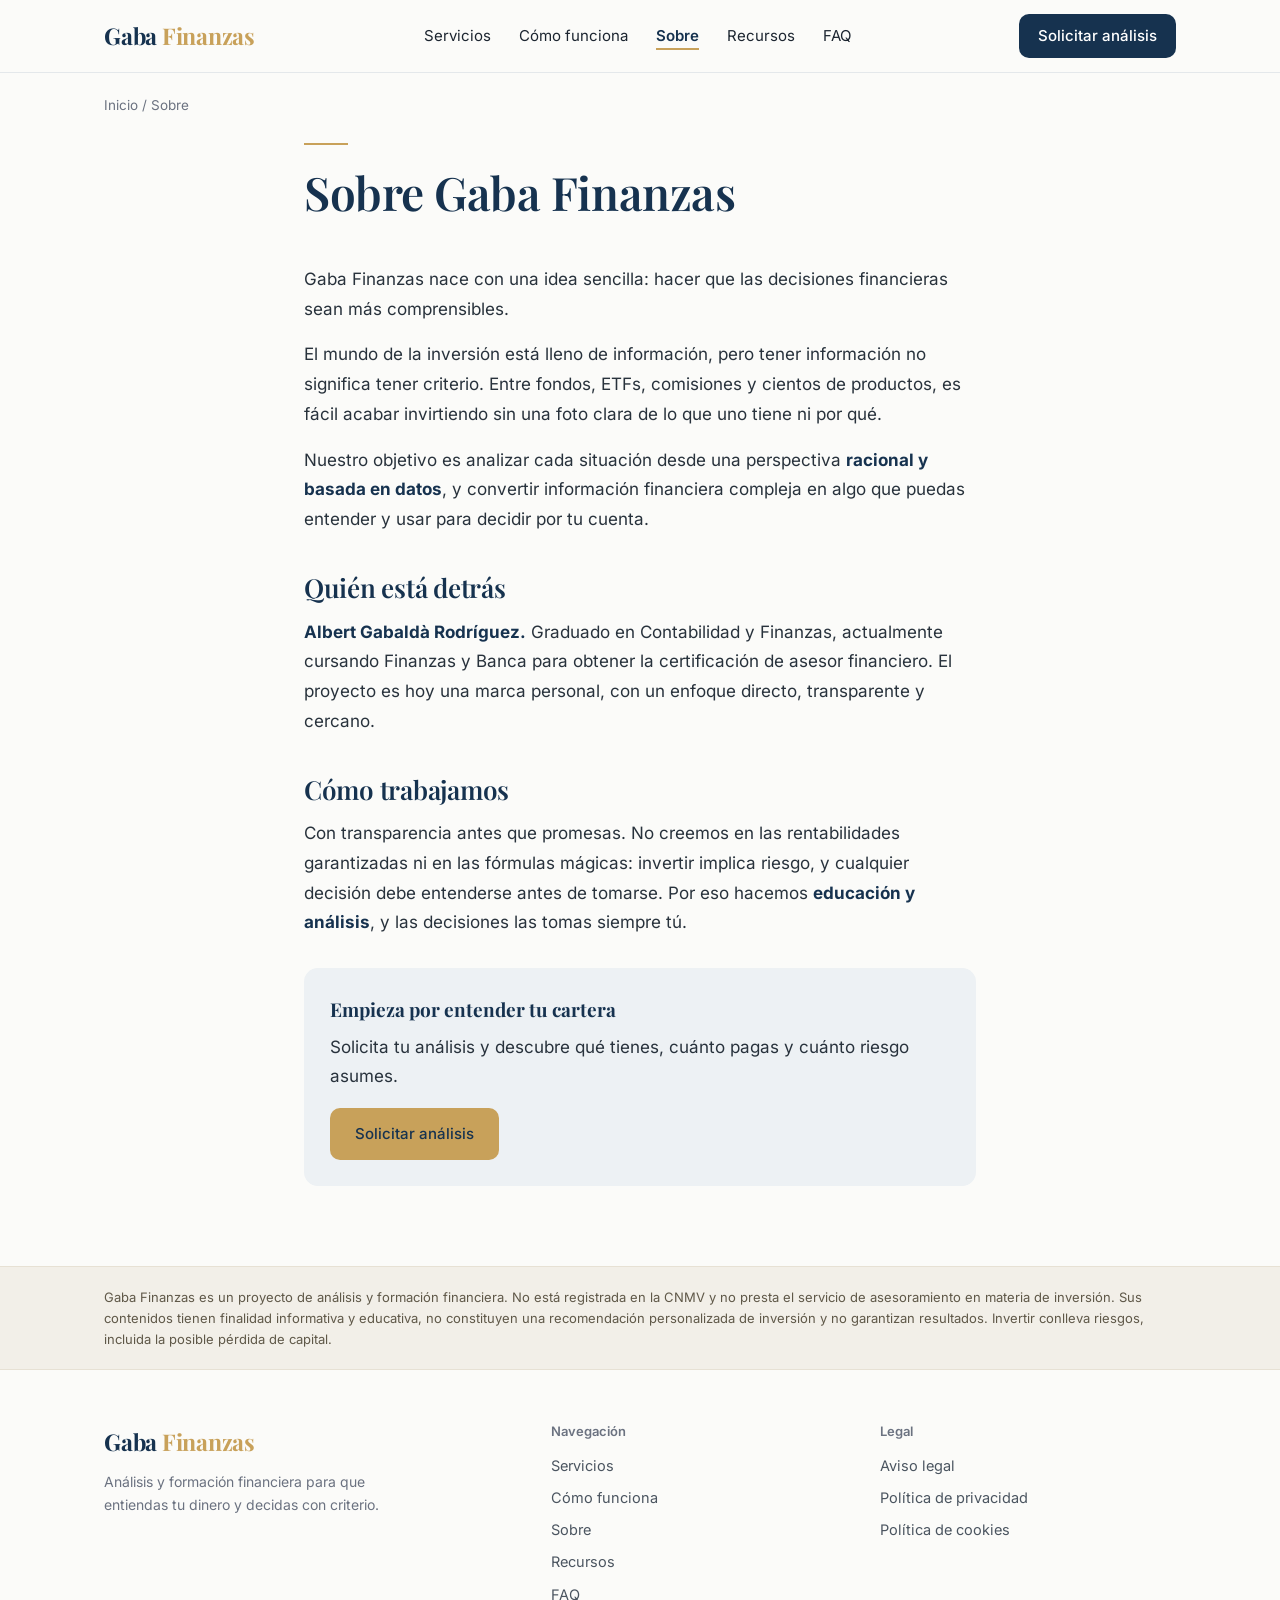
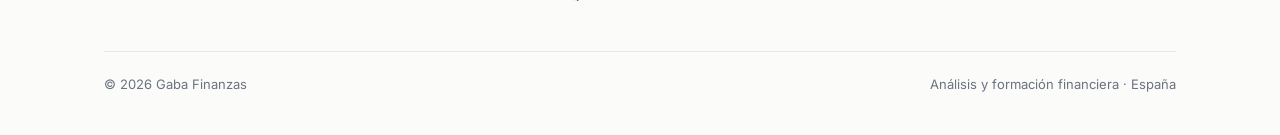
<file: sobre.html>
<!DOCTYPE html>
<html lang="es">
<head>
<meta charset="UTF-8">
<meta name="viewport" content="width=device-width, initial-scale=1.0">
<title>Sobre Gaba Finanzas | Albert Gabaldà</title>
<meta name="description" content="Gaba Finanzas nace para hacer las decisiones financieras más comprensibles. Análisis racional y basado en datos, por Albert Gabaldà, graduado en Contabilidad y Finanzas.">
<link rel="canonical" href="https://www.gabafinanzas.com/sobre.html">
<meta property="og:type" content="website">
<meta property="og:site_name" content="Gaba Finanzas">
<meta property="og:locale" content="es_ES">
<meta property="og:url" content="https://www.gabafinanzas.com/sobre.html">
<meta property="og:title" content="Sobre Gaba Finanzas | Albert Gabaldà">
<meta property="og:description" content="Gaba Finanzas nace para hacer las decisiones financieras más comprensibles. Análisis racional y basado en datos, por Albert Gabaldà, graduado en Contabilidad y Finanzas.">
<meta property="og:image" content="https://www.gabafinanzas.com/assets/img/og-image.png">
<meta property="og:image:width" content="1200">
<meta property="og:image:height" content="630">
<meta name="twitter:card" content="summary_large_image">
<meta name="theme-color" content="#16324F">
<link rel="icon" href="favicon.ico" sizes="32x32">
<link rel="icon" href="assets/img/favicon.svg" type="image/svg+xml">
<link rel="apple-touch-icon" href="assets/img/apple-touch-icon.png">
<link rel="preload" href="assets/fonts/inter-latin-wght-normal.woff2" as="font" type="font/woff2" crossorigin>
<link rel="preload" href="assets/fonts/playfair-display-latin-wght-normal.woff2" as="font" type="font/woff2" crossorigin>
<link rel="stylesheet" href="assets/css/site.css">
<script>document.documentElement.className+=' js'</script>
<script type="application/ld+json">{"@context": "https://schema.org", "@type": "AboutPage", "mainEntity": {"@type": "Person", "name": "Albert Gabaldà Rodríguez", "jobTitle": "Analista y formador financiero", "alumniOf": "Grado en Contabilidad y Finanzas", "knowsAbout": ["inversión", "análisis de carteras", "educación financiera", "ETFs", "fondos indexados"], "worksFor": {"@type": "Organization", "name": "Gaba Finanzas", "url": "https://www.gabafinanzas.com/"}}, "url": "https://www.gabafinanzas.com/sobre.html"}</script>
<script type="application/ld+json">{"@context": "https://schema.org", "@type": "BreadcrumbList", "itemListElement": [{"@type": "ListItem", "position": 1, "name": "Inicio", "item": "https://www.gabafinanzas.com/"}, {"@type": "ListItem", "position": 2, "name": "Sobre", "item": "https://www.gabafinanzas.com/sobre.html"}]}</script>
</head>
<body>
<a class="skip" href="#contenido">Saltar al contenido</a>
<header id="hdr">
  <div class="wrap nav">
    <a class="logo" href="index.html" aria-label="Gaba Finanzas, inicio"><b>Gaba</b> <span>Finanzas</span></a>
    <nav class="navlinks" aria-label="Principal">
      <a href="servicios.html">Servicios</a>
      <a href="index.html#como-funciona">Cómo funciona</a>
      <a href="sobre.html" aria-current="page">Sobre</a>
      <a href="recursos.html">Recursos</a>
      <a href="faq.html">FAQ</a>
    </nav>
    <a class="btn btn-primary" href="index.html#contacto">Solicitar análisis</a>
    <button class="hamb" id="hamb" type="button" aria-label="Abrir menú" aria-expanded="false" aria-controls="mobile">
      <span></span><span></span><span></span>
    </button>
  </div>
  <nav class="mobile" id="mobile" aria-label="Menú móvil">
    <a href="servicios.html">Servicios</a>
    <a href="index.html#como-funciona">Cómo funciona</a>
    <a href="sobre.html" aria-current="page">Sobre</a>
    <a href="recursos.html">Recursos</a>
    <a href="faq.html">FAQ</a>
    <a class="cta" href="index.html#contacto">Solicitar análisis</a>
  </nav>
</header>

<main id="contenido">
<div class="wrap"><div class="crumb"><a href="index.html">Inicio</a> / Sobre</div></div>
<div class="wrap narrow page-head"><hr class="rule"><h1>Sobre Gaba Finanzas</h1></div>
<div class="wrap narrow"><article class="post">
<p>Gaba Finanzas nace con una idea sencilla: hacer que las decisiones financieras sean más comprensibles.</p>
<p>El mundo de la inversión está lleno de información, pero tener información no significa tener criterio. Entre fondos, ETFs, comisiones y cientos de productos, es fácil acabar invirtiendo sin una foto clara de lo que uno tiene ni por qué.</p>
<p>Nuestro objetivo es analizar cada situación desde una perspectiva <strong>racional y basada en datos</strong>, y convertir información financiera compleja en algo que puedas entender y usar para decidir por tu cuenta.</p>
<h2>Quién está detrás</h2>
<p><strong>Albert Gabaldà Rodríguez.</strong> Graduado en Contabilidad y Finanzas, actualmente cursando Finanzas y Banca para obtener la certificación de asesor financiero. El proyecto es hoy una marca personal, con un enfoque directo, transparente y cercano.</p>
<!-- PENDIENTE: añadir aquí experiencia, certificaciones y trayectoria cuando estén completadas (solo datos reales). -->
<h2>Cómo trabajamos</h2>
<p>Con transparencia antes que promesas. No creemos en las rentabilidades garantizadas ni en las fórmulas mágicas: invertir implica riesgo, y cualquier decisión debe entenderse antes de tomarse. Por eso hacemos <strong>educación y análisis</strong>, y las decisiones las tomas siempre tú.</p>
<div class="lead-box"><h4>Empieza por entender tu cartera</h4><p>Solicita tu análisis y descubre qué tienes, cuánto pagas y cuánto riesgo asumes.</p><a class="btn btn-gold" href="index.html#contacto">Solicitar análisis</a></div>
</article></div>
</main>

<div class="disclaimer">
  <div class="wrap"><p>Gaba Finanzas es un proyecto de análisis y formación financiera. No está registrada en la CNMV y no presta el servicio de asesoramiento en materia de inversión. Sus contenidos tienen finalidad informativa y educativa, no constituyen una recomendación personalizada de inversión y no garantizan resultados. Invertir conlleva riesgos, incluida la posible pérdida de capital.</p></div>
</div>

<footer>
  <div class="wrap">
    <div class="foot">
      <div class="brand">
        <a class="logo" href="index.html"><b>Gaba</b> <span>Finanzas</span></a>
        <p>Análisis y formación financiera para que entiendas tu dinero y decidas con criterio.</p>
      </div>
      <nav aria-label="Pie: navegación">
        <h2>Navegación</h2>
        <a href="servicios.html">Servicios</a>
        <a href="index.html#como-funciona">Cómo funciona</a>
        <a href="sobre.html" aria-current="page">Sobre</a>
        <a href="recursos.html">Recursos</a>
        <a href="faq.html">FAQ</a>
      </nav>
      <nav aria-label="Pie: legal">
        <h2>Legal</h2>
        <a href="aviso-legal.html">Aviso legal</a>
        <a href="privacidad.html">Política de privacidad</a>
        <a href="cookies.html">Política de cookies</a>
        <button class="linklike" type="button" data-cookie-settings>Configurar cookies</button>
      </nav>
    </div>
    <div class="foot-bottom">
      <span>© 2026 Gaba Finanzas</span>
      <span>Análisis y formación financiera · España</span>
    </div>
  </div>
</footer>

<script src="assets/js/site.js" defer></script>
</body>
</html>
</file>
<file: assets/css/site.css>
/* Gaba Finanzas — hoja de estilos única para toda la web.
   Antes cada página llevaba su propia copia del CSS; ahora se cambia aquí y afecta a todas. */

/* ---------- Fuentes (alojadas en la propia web, sin llamadas a Google) ---------- */
@font-face{font-family:'Inter';font-style:normal;font-weight:100 900;font-display:swap;
  src:url('../fonts/inter-latin-wght-normal.woff2') format('woff2')}
@font-face{font-family:'Playfair Display';font-style:normal;font-weight:400 900;font-display:swap;
  src:url('../fonts/playfair-display-latin-wght-normal.woff2') format('woff2')}

/* ---------- Variables de marca ---------- */
:root{
  --bg:#FBFBF9; --ink:#1C2530; --navy:#16324F; --navy-d:#0F2A45; --gold:#C8A15A;
  --gold-ink:#86661F; /* dorado oscurecido: solo para texto pequeño sobre fondo claro (contraste AA) */
  --muted:#6B7280; --tint:#EDF1F4; --line:#E4E8EB; --white:#fff;
  --serif:'Playfair Display',Georgia,serif; --sans:'Inter',system-ui,sans-serif;
  --wrap:1120px;
}

/* ---------- Base ---------- */
*{box-sizing:border-box;margin:0;padding:0}
html{scroll-behavior:smooth;scroll-padding-top:88px}
body{font-family:var(--sans);color:var(--ink);background:var(--bg);line-height:1.6;-webkit-font-smoothing:antialiased}
.wrap{max-width:var(--wrap);margin:0 auto;padding:0 24px}
.narrow{max-width:720px}
h1,h2,h3{font-family:var(--serif);color:var(--navy);font-weight:600;line-height:1.18;letter-spacing:-.01em}
a{color:inherit;text-decoration:none}
.rule{width:44px;height:2px;background:var(--gold);margin-bottom:20px;border:0}
:focus-visible{outline:2px solid var(--gold);outline-offset:2px}
[hidden]{display:none!important}
.skip{position:absolute;left:-9999px;top:0;z-index:100;background:var(--navy);color:#fff;padding:10px 16px;border-radius:0 0 8px 0}
.skip:focus{left:0}
.link{color:var(--navy);font-weight:600;text-decoration:underline;text-decoration-color:var(--gold);text-underline-offset:3px}

/* ---------- Botones ---------- */
.btn{display:inline-flex;align-items:center;justify-content:center;font-family:var(--sans);font-weight:500;
  font-size:15px;padding:13px 24px;border-radius:10px;border:1px solid transparent;cursor:pointer;transition:.18s ease}
.btn-primary{background:var(--navy);color:var(--white)}
.btn-primary:hover{background:var(--navy-d)}
.btn-gold{background:var(--gold);color:var(--navy)}
.btn-gold:hover{filter:brightness(1.05)}
.btn-ghost{background:transparent;color:var(--navy);border-color:var(--line)}
.btn-ghost:hover{border-color:var(--navy);background:var(--white)}
.btn-soon{background:transparent;color:var(--muted);border:1px dashed #C9D1D8;cursor:default;font-size:13.5px;padding:9px 16px;white-space:nowrap}
.btn[disabled]{opacity:.6;cursor:wait}

/* ---------- Cabecera ---------- */
header{position:sticky;top:0;z-index:50;background:rgba(251,251,249,.9);backdrop-filter:blur(10px);
  border-bottom:1px solid var(--line);transition:box-shadow .2s}
header.scrolled{box-shadow:0 1px 12px rgba(22,50,79,.05)}
.nav{display:flex;align-items:center;justify-content:space-between;height:72px}
.logo{font-family:var(--serif);font-size:23px;font-weight:700;letter-spacing:-.01em}
.logo b{color:var(--navy);font-weight:700}
.logo span{color:var(--gold);font-weight:700}
.navlinks{display:flex;align-items:center;gap:28px}
.navlinks a{font-size:15px;color:var(--ink);transition:color .15s}
.navlinks a:hover,.navlinks a[aria-current]{color:var(--navy)}
.navlinks a[aria-current]{font-weight:600;box-shadow:0 2px 0 var(--gold)}
.nav .btn{padding:9px 18px}
.hamb{display:none;background:none;border:0;cursor:pointer;padding:8px}
.hamb span{display:block;width:22px;height:2px;background:var(--navy);margin:4px 0;transition:.2s}
.mobile{display:none}

/* ---------- Páginas interiores ---------- */
.crumb{font-size:13.5px;color:var(--muted);padding:22px 0 0}
.crumb a:hover{color:var(--navy)}
.page-head{padding-top:26px;padding-bottom:40px}
.page-head h1{font-size:clamp(30px,5vw,46px);max-width:20ch}
.page-head p{color:var(--muted);font-size:18px;margin-top:16px;max-width:60ch}
section{padding-top:26px;padding-bottom:26px}
.grid{display:grid;gap:22px}
.cols-4{grid-template-columns:repeat(4,1fr)}
.cols-3{grid-template-columns:repeat(3,1fr)}
.cols-2{grid-template-columns:repeat(2,1fr)}
.card{background:var(--white);border:1px solid var(--line);border-radius:14px;padding:26px;display:flex;flex-direction:column}
a.card{transition:border-color .18s,box-shadow .18s}
a.card:hover{border-color:var(--navy);box-shadow:0 6px 24px rgba(22,50,79,.07)}
.card .tag{font-size:12.5px;color:var(--gold-ink);font-weight:600;margin-bottom:12px}
.card h3{font-size:20px;margin-bottom:10px}
.card p{font-size:14.5px;color:#4B5560;flex:1}
.card .more{margin-top:16px;font-weight:600;color:var(--navy);font-size:14.5px}
.card.soon{opacity:.72}
.card.soon .more{color:var(--muted);font-weight:500}
.tools{background:var(--tint);border-radius:16px;padding:32px;margin-top:22px}
.tools h2{font-size:26px;margin-bottom:6px}
.tools .intro{color:#4B5560;font-size:15px;margin-bottom:16px}
.tool{display:flex;justify-content:space-between;align-items:center;gap:16px;padding:16px 0;border-bottom:1px solid #DBE2E7}
.tool:last-child{border:0}
.tool h3{font-family:var(--serif);color:var(--navy);font-size:17px}
.tool p{font-size:13.5px;color:#4B5560}

article.post{padding:6px 0 10px}
article.post .meta{font-size:13.5px;color:var(--muted);margin-bottom:26px;border-bottom:1px solid var(--line);padding-bottom:20px}
article.post h2{font-size:26px;margin:38px 0 14px}
article.post h3{font-size:19px;margin:26px 0 10px}
article.post p{font-size:17px;color:#28323C;margin-bottom:16px;line-height:1.75}
article.post ul{margin:0 0 18px 22px}
article.post li{font-size:17px;color:#28323C;margin-bottom:9px;line-height:1.7}
article.post strong{color:var(--navy)}
article.post p.note{color:var(--muted);font-size:15px}
article.post p.edu-note{font-size:13.5px;color:#5B6470;background:#F2EFE8;border-left:3px solid var(--gold);padding:10px 14px;border-radius:0 8px 8px 0;margin:-8px 0 26px;line-height:1.5}
.related{border-top:1px solid var(--line);margin-top:40px;padding-top:6px}
article.post .related h2{font-size:21px;margin:22px 0 12px}
article.post .related ul{list-style:none;margin:0}
.lead-box{background:var(--tint);border-radius:14px;padding:26px;margin:30px 0}
.lead-box h3,.lead-box h4{font-family:var(--serif);color:var(--navy);font-size:19px;margin:0 0 8px}
.lead-box p{font-size:15px;color:#3A4652;margin-bottom:16px}

.faq details{border:1px solid var(--line);border-radius:12px;background:var(--white);margin-bottom:12px;padding:4px 22px}
.faq summary{font-family:var(--serif);color:var(--navy);font-size:18px;font-weight:600;cursor:pointer;padding:18px 0;list-style:none}
.faq summary::-webkit-details-marker{display:none}
.faq summary::after{content:'+';float:right;color:var(--gold-ink);font-size:22px;line-height:1}
.faq details[open] summary::after{content:'\2013'}
.faq details p{font-size:15.5px;color:#3A4652;padding:0 0 20px;line-height:1.7}

/* ---------- Portada ---------- */
.home section{padding-top:80px;padding-bottom:80px}
.home main p{max-width:64ch}
.hero{padding-top:96px!important;padding-bottom:72px!important}
.hero h1{font-size:clamp(38px,6vw,64px);max-width:16ch;line-height:1.12}
.hero .lead{font-size:clamp(17px,2vw,20px);color:#37424E;max-width:58ch;margin:24px 0 34px}
.hero-btns{display:flex;gap:14px;flex-wrap:wrap}
.trust{display:flex;flex-wrap:wrap;gap:10px 12px;margin-top:40px}
.trust li{list-style:none;font-size:13.5px;color:var(--navy);background:var(--tint);padding:7px 14px;border-radius:20px;font-weight:500}
.sec-head{max-width:60ch;margin-bottom:44px}
.sec-head h2{font-size:clamp(28px,4vw,40px)}
.sec-head p{color:var(--muted);margin-top:14px;font-size:17px}
.band{background:var(--tint)}
.home .card h3{font-size:19px;margin-bottom:9px}

.svc{background:var(--white);border:1px solid var(--line);border-radius:16px;padding:32px;display:flex;flex-direction:column}
.svc h3{font-size:22px;margin-bottom:12px}
.svc p{font-size:15px;color:#4B5560;flex:1}
.svc .tag{font-size:13px;color:var(--gold-ink);font-weight:600;margin-bottom:16px;font-family:var(--sans)}
.svc a{margin-top:20px;font-weight:600;color:var(--navy);font-size:15px}
.svc a:hover{text-decoration:underline;text-decoration-color:var(--gold);text-underline-offset:4px}

.steps{display:grid;grid-template-columns:repeat(4,1fr);gap:24px}
.step{position:relative;padding-top:22px;border-top:2px solid var(--line)}
.step .n{font-family:var(--serif);font-size:16px;color:var(--gold-ink);font-weight:700}
.step h3{font-size:18px;margin:8px 0 8px}
.step p{font-size:14px;color:#4B5560}

.dash{background:var(--navy);color:#EAF0F5;border-radius:20px;padding:40px;position:relative;overflow:hidden}
.dash .ficticio{position:absolute;top:18px;right:20px;font-size:11.5px;color:#B4C5D4;border:1px solid #2C4A63;padding:3px 10px;border-radius:20px}
.dash-top{display:flex;flex-wrap:wrap;gap:36px;align-items:flex-end;margin-bottom:34px}
.dash-big{font-family:var(--serif);font-size:46px;font-weight:600;color:#fff;line-height:1}
.dash-label{font-size:13px;color:#B4C5D4;margin-bottom:6px}
.dash-metric .v{font-family:var(--serif);font-size:26px;color:var(--gold);font-weight:600}
.alloc{display:flex;flex-direction:column;gap:13px}
.alloc-row{display:grid;grid-template-columns:120px 1fr 44px;align-items:center;gap:14px;font-size:13.5px}
.bar{height:9px;background:#24425C;border-radius:6px;overflow:hidden}
.bar i{display:block;height:100%;background:var(--gold);border-radius:6px;transition:width 1.1s cubic-bezier(.2,.7,.2,1)}
.js .dash:not(.in) .bar i{width:0!important}
.alloc-row .pct{text-align:right;color:#CFDCE6}

.calc{display:grid;grid-template-columns:1fr 1fr;gap:36px;background:var(--white);border:1px solid var(--line);border-radius:20px;padding:38px}
.field{margin-bottom:20px}
.field label{display:block;font-size:13.5px;color:var(--muted);margin-bottom:7px;font-weight:500}
.field input{width:100%;font-family:var(--sans);font-size:16px;color:var(--ink);padding:12px 14px;border:1px solid var(--line);border-radius:10px;background:#FCFCFB}
.field input:focus{border-color:var(--navy);outline:none}
.calc-out{background:var(--tint);border-radius:16px;padding:30px;display:flex;flex-direction:column;justify-content:center}
.out-row{display:flex;justify-content:space-between;align-items:baseline;gap:12px;padding:14px 0;border-bottom:1px solid #DAE1E6}
.out-row.total{border:0}
.out-row .lbl{font-size:14px;color:#4B5560}
.out-row .val{font-family:var(--serif);font-size:22px;color:var(--navy);font-weight:600;white-space:nowrap}
.out-row.total .val{font-size:30px}
.warn{font-size:12.5px;color:#5B6470;margin-top:16px;line-height:1.5}

.trans-list{display:grid;grid-template-columns:repeat(2,1fr);gap:14px 30px;margin-top:8px}
.trans-list li{list-style:none;display:flex;gap:12px;align-items:flex-start;font-size:16px;color:var(--ink)}
.check{flex:none;width:22px;height:22px;border-radius:50%;background:var(--navy);color:#fff;display:flex;align-items:center;justify-content:center;font-size:12px;margin-top:2px}

/* ---------- Contacto ---------- */
.contact{background:var(--navy);color:#EAF0F5;border-radius:22px;padding:52px}
.contact h2{color:#fff}
.contact .lead{color:#C3D0DB;margin:14px 0 30px;font-size:17px}
.form{display:grid;grid-template-columns:1fr 1fr;gap:16px;max-width:620px}
.form .full{grid-column:1/-1}
.form label{display:block;font-size:13px;color:#B4C5D4;margin-bottom:6px}
.form input,.form select,.form textarea{width:100%;font-family:var(--sans);font-size:15px;padding:11px 13px;border-radius:9px;border:1px solid #3A5A76;background:#12293F;color:#EAF0F5}
.form input::placeholder{color:#8FA5B8}
.form textarea{min-height:96px;resize:vertical}
.form .consent{display:flex;gap:10px;align-items:flex-start;font-size:13.5px;color:#C3D0DB;line-height:1.5;margin:0}
.form .consent input{width:18px;height:18px;flex:none;margin-top:2px;accent-color:var(--gold)}
.form .consent a{color:var(--gold);text-decoration:underline}
.form .hp{position:absolute;left:-9999px;width:1px;height:1px;overflow:hidden}
.form-status{font-size:14.5px;min-height:1.5em;color:#fff;font-weight:500}
.form-status.err{color:#FFD0C7}
.contact .aside{font-size:13.5px;color:#B4C5D4;margin-top:18px}
.contact .aside a{color:var(--gold);font-weight:500}

/* ---------- Aviso de no registro + pie ---------- */
.disclaimer{background:#F2EFE8;border-top:1px solid #E7E1D4;border-bottom:1px solid #E7E1D4;margin-top:40px}
.home .disclaimer{margin-top:0}
.disclaimer p{max-width:none!important;font-size:13px;color:#5F5848;line-height:1.6;padding:20px 0}
footer{padding:54px 0 40px}
.foot{display:grid;grid-template-columns:1.4fr 1fr 1fr;gap:32px;margin-bottom:36px}
.foot h2{font-size:13px;color:var(--muted);font-weight:600;margin-bottom:14px;font-family:var(--sans);letter-spacing:0}
.foot a,.foot .linklike{display:block;font-size:14.5px;color:#4B5560;margin-bottom:9px}
.foot .linklike{background:none;border:0;padding:0;font-family:inherit;cursor:pointer;text-align:left}
.foot a:hover,.foot .linklike:hover{color:var(--navy)}
.foot .brand p{font-size:14px;color:var(--muted);margin-top:10px;max-width:34ch}
.foot .brand .logo{display:inline-block;margin-bottom:0;font-size:23px;color:inherit}
.foot-bottom{border-top:1px solid var(--line);padding-top:22px;font-size:13px;color:var(--muted);display:flex;justify-content:space-between;flex-wrap:wrap;gap:10px}

/* ---------- Aviso de cookies ---------- */
.ck{position:fixed;left:16px;right:16px;bottom:16px;z-index:9999;max-width:520px;margin:0 auto;background:#fff;border:1px solid var(--line);
  border-radius:14px;box-shadow:0 10px 40px rgba(22,50,79,.18);padding:20px 22px}
.ck p{margin:0 0 14px;font-size:14px;color:#28323C;line-height:1.55}
.ck a{color:var(--navy);font-weight:600;text-decoration:underline}
.ck-btns{display:flex;gap:10px;justify-content:flex-end}
/* Aceptar y Rechazar con el mismo peso visual, como pide la guía de cookies de la AEPD */
.ck button{cursor:pointer;font:500 14px var(--sans);padding:9px 18px;border-radius:9px;border:1px solid var(--navy);background:#fff;color:var(--navy);min-width:110px}
.ck button:hover{background:var(--navy);color:#fff}

/* ---------- Animación de entrada (solo si hay JavaScript) ---------- */
.js .reveal{opacity:0;transform:translateY(14px);transition:opacity .7s ease,transform .7s ease}
.js .reveal.in{opacity:1;transform:none}

/* ---------- Responsive ---------- */
@media (max-width:900px){
  .cols-4{grid-template-columns:repeat(2,1fr)}
  .cols-3{grid-template-columns:1fr 1fr}
  .steps{grid-template-columns:repeat(2,1fr)}
  .calc{grid-template-columns:1fr}
  .foot{grid-template-columns:1fr 1fr}
  .navlinks{gap:20px}
}
@media (max-width:760px){
  .navlinks,.nav>.btn{display:none}
  .hamb{display:block}
  .mobile.open{display:block;border-top:1px solid var(--line);background:var(--bg)}
  .mobile a{display:block;padding:15px 24px;border-bottom:1px solid var(--line);font-size:16px}
  .mobile a.cta{color:var(--navy);font-weight:600}
}
@media (max-width:680px){
  .cols-4,.cols-3,.cols-2,.steps,.trans-list,.form,.foot{grid-template-columns:1fr}
  .dash{padding:44px 24px 28px}
  .alloc-row{grid-template-columns:104px 1fr 40px;gap:10px}
  .contact{padding:34px 24px}
  .calc{padding:24px}
  .home section{padding-top:60px;padding-bottom:60px}
  .hero{padding-top:64px!important;padding-bottom:52px!important}
  .tool{flex-direction:column;align-items:flex-start}
}
@media (prefers-reduced-motion:reduce){
  *{transition:none!important;scroll-behavior:auto!important}
  .js .reveal{opacity:1;transform:none}
}
@media print{
  header,.ck,.hamb,.contact,.skip{display:none!important}
  body{background:#fff}
}
</file>
